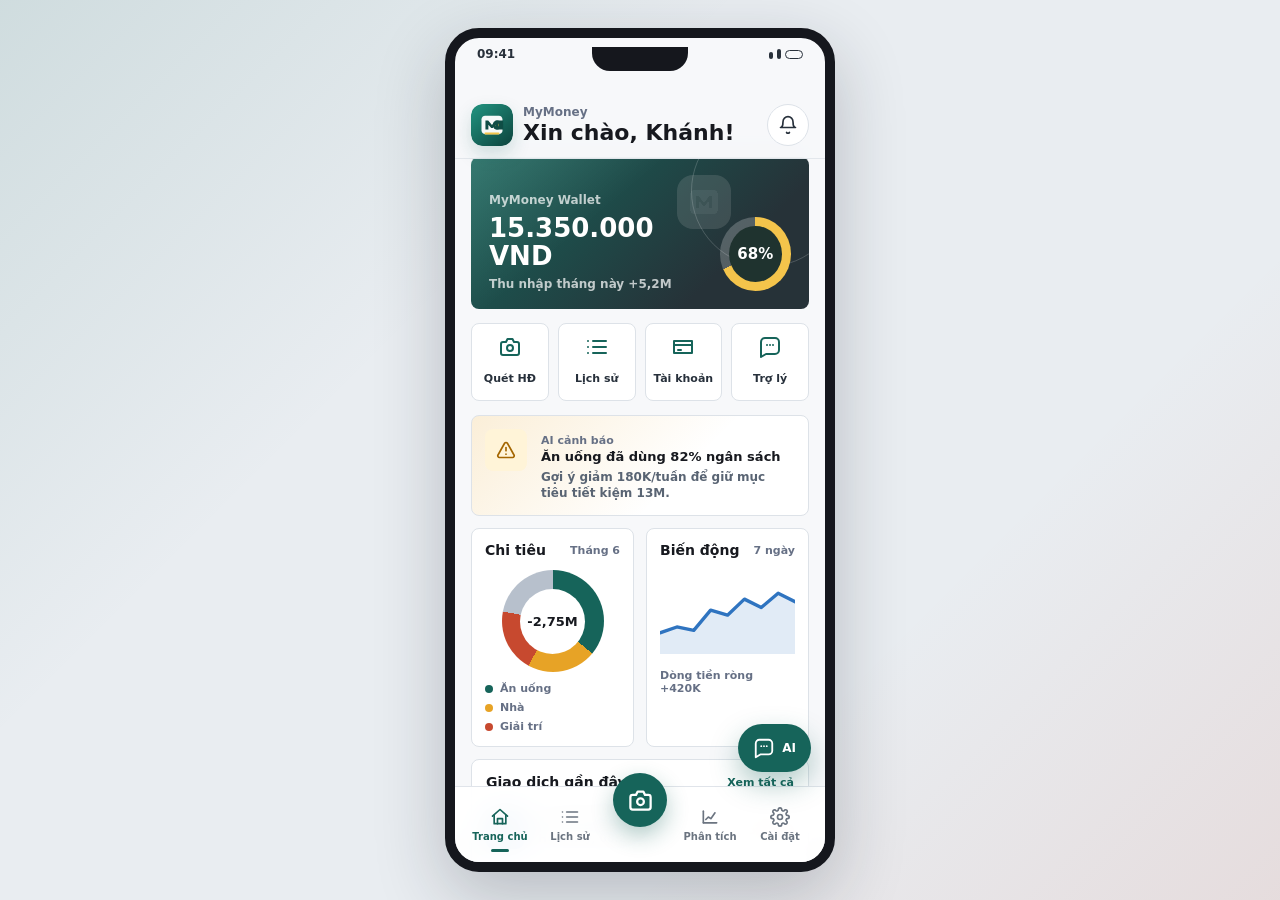
<file: public/index.html>
<!doctype html>
<html lang="vi">
  <head>
    <meta charset="utf-8" />
    <meta name="viewport" content="width=device-width, initial-scale=1" />
    <title>MyMoney UI Demo</title>
    <link rel="icon" href="assets/mymoney-mark.svg" type="image/svg+xml" />
    <link rel="apple-touch-icon" href="assets/mymoney-app-icon.svg" />
    <link rel="manifest" href="manifest.webmanifest" />
    <meta name="theme-color" content="#16645a" />
    <link rel="stylesheet" href="styles.css?v=20260702-ux-history" />
  </head>
  <body>
    <main class="demo-stage" aria-label="Demo giao diện ứng dụng tài chính cá nhân">
      <section class="phone" aria-label="Ứng dụng MyMoney">
        <div class="status-bar" aria-hidden="true">
          <span>09:41</span>
          <span class="status-icons">
            <span></span>
            <span></span>
            <span></span>
          </span>
        </div>

        <div class="screens">
          <section class="screen is-active" data-screen="home" aria-labelledby="home-title">
            <header class="app-header">
              <div class="brand-header">
                <img class="brand-mark" src="assets/mymoney-mark.svg" alt="" />
                <div>
                  <p class="eyebrow">MyMoney</p>
                  <h1 id="home-title">Xin chào, Khánh!</h1>
                </div>
              </div>
              <button class="icon-button" type="button" aria-label="Thông báo">
                <svg viewBox="0 0 24 24" aria-hidden="true">
                  <path d="M18 8a6 6 0 0 0-12 0c0 7-3 7-3 7h18s-3 0-3-7" />
                  <path d="M13.7 21a2 2 0 0 1-3.4 0" />
                </svg>
              </button>
            </header>

            <article class="balance-panel">
              <img class="balance-brand-mark" src="assets/mymoney-icon-mono.svg" alt="" />
              <div class="balance-copy">
                <span>MyMoney Wallet</span>
                <strong>15.350.000 VND</strong>
                <small>Thu nhập tháng này +5,2M</small>
              </div>
              <div class="mini-meter" aria-label="Tiết kiệm đạt 68 phần trăm">
                <span style="--value: 68%"></span>
              </div>
            </article>

            <section class="quick-row" aria-label="Hành động nhanh">
              <button type="button" class="quick-action" data-instant-scan>
                <svg viewBox="0 0 24 24" aria-hidden="true">
                  <path d="M14.5 4h-5L8 7H5a2 2 0 0 0-2 2v9a2 2 0 0 0 2 2h14a2 2 0 0 0 2-2V9a2 2 0 0 0-2-2h-3Z" />
                  <circle cx="12" cy="13" r="3" />
                </svg>
                <span>Quét HĐ</span>
              </button>
              <button type="button" class="quick-action" data-screen-link="history">
                <svg viewBox="0 0 24 24" aria-hidden="true">
                  <path d="M8 6h13" />
                  <path d="M8 12h13" />
                  <path d="M8 18h13" />
                  <path d="M3 6h.01" />
                  <path d="M3 12h.01" />
                  <path d="M3 18h.01" />
                </svg>
                <span>Lịch sử</span>
              </button>
              <button type="button" class="quick-action" data-screen-link="accounts">
                <svg viewBox="0 0 24 24" aria-hidden="true">
                  <path d="M3 6h18v12H3z" />
                  <path d="M3 10h18" />
                  <path d="M7 15h3" />
                </svg>
                <span>Tài khoản</span>
              </button>
              <button type="button" class="quick-action" data-chat-open>
                <svg viewBox="0 0 24 24" aria-hidden="true">
                  <path d="M21 15a4 4 0 0 1-4 4H8l-5 3V7a4 4 0 0 1 4-4h10a4 4 0 0 1 4 4Z" />
                  <path d="M9 10h.01M12 10h.01M15 10h.01" />
                </svg>
                <span>Trợ lý</span>
              </button>
            </section>

            <section class="insight-banner" aria-label="Cảnh báo và gợi ý">
              <div class="banner-icon">
                <svg viewBox="0 0 24 24" aria-hidden="true">
                  <path d="M12 9v4" />
                  <path d="M12 17h.01" />
                  <path d="M10.3 3.9 2.4 18a2 2 0 0 0 1.7 3h15.8a2 2 0 0 0 1.7-3L13.7 3.9a2 2 0 0 0-3.4 0Z" />
                </svg>
              </div>
              <div>
                <span>AI cảnh báo</span>
                <strong>Ăn uống đã dùng 82% ngân sách</strong>
                <p>Gợi ý giảm 180K/tuần để giữ mục tiêu tiết kiệm 13M.</p>
              </div>
            </section>

            <section class="split-grid">
              <article class="compact-panel">
                <div class="section-title">
                  <h2>Chi tiêu</h2>
                  <span>Tháng 6</span>
                </div>
                <div class="donut" aria-label="Chi tiêu theo danh mục">
                  <span class="donut-label">-2,75M</span>
                </div>
                <div class="legend">
                  <span><i class="legend-food"></i>Ăn uống</span>
                  <span><i class="legend-rent"></i>Nhà</span>
                  <span><i class="legend-fun"></i>Giải trí</span>
                </div>
              </article>

              <article class="compact-panel">
                <div class="section-title">
                  <h2>Biến động</h2>
                  <span>7 ngày</span>
                </div>
                <div class="sparkline" aria-hidden="true">
                  <svg viewBox="0 0 160 90">
                    <path class="spark-fill" d="M0 65 L20 58 L40 62 L60 38 L80 44 L100 25 L120 35 L140 18 L160 28 L160 90 L0 90 Z" />
                    <path class="spark-line" d="M0 65 L20 58 L40 62 L60 38 L80 44 L100 25 L120 35 L140 18 L160 28" />
                  </svg>
                </div>
                <p class="tiny-note">Dòng tiền ròng +420K</p>
              </article>
            </section>

            <section class="transaction-section">
              <div class="section-title">
                <h2>Giao dịch gần đây</h2>
                <button type="button" data-screen-link="history">Xem tất cả</button>
              </div>
              <ul class="transaction-list">
                <li>
                  <span class="tx-icon tx-blue">
                    <svg viewBox="0 0 24 24" aria-hidden="true">
                      <path d="M4 10h16M6 10l6-5 6 5M6 10v8M10 10v8M14 10v8M18 10v8M4 18h16" />
                    </svg>
                  </span>
                  <div>
                    <strong>Cà phê Highland</strong>
                    <small>Hôm nay, 08:20</small>
                  </div>
                  <b>-50.000</b>
                </li>
                <li>
                  <span class="tx-icon tx-green">
                    <svg viewBox="0 0 24 24" aria-hidden="true">
                      <path d="M12 2v20M17 5H9.5a3.5 3.5 0 0 0 0 7H14a3.5 3.5 0 0 1 0 7H6" />
                    </svg>
                  </span>
                  <div>
                    <strong>Lương công ty</strong>
                    <small>Hôm qua, 17:40</small>
                  </div>
                  <b class="positive">+12.500.000</b>
                </li>
                <li>
                  <span class="tx-icon tx-orange">
                    <svg viewBox="0 0 24 24" aria-hidden="true">
                      <path d="M4 7h16l-2 12H6L4 7Z" />
                      <path d="M9 7a3 3 0 0 1 6 0" />
                    </svg>
                  </span>
                  <div>
                    <strong>Mua sắm Shopee</strong>
                    <small>16/06, 21:15</small>
                  </div>
                  <b>-150.000</b>
                </li>
              </ul>
            </section>

            <section class="plan-panel" aria-label="Kế hoạch chi tiêu">
              <div class="section-title">
                <h2>Kế hoạch chi tiêu</h2>
                <button type="button" data-screen-link="analytics">Tối ưu</button>
              </div>
              <div class="budget-row">
                <div>
                  <strong>Ăn uống</strong>
                  <span>4.1M / 5M</span>
                </div>
                <progress value="82" max="100"></progress>
              </div>
              <div class="budget-row">
                <div>
                  <strong>Di chuyển</strong>
                  <span>1.2M / 2M</span>
                </div>
                <progress value="60" max="100"></progress>
              </div>
              <div class="budget-row">
                <div>
                  <strong>Đầu tư định kỳ</strong>
                  <span>3M / 3M</span>
                </div>
                <progress value="100" max="100"></progress>
              </div>
            </section>
          </section>

          <section class="screen" data-screen="accounts" aria-labelledby="accounts-title">
            <header class="app-header">
              <div>
                <p class="eyebrow">Tài khoản</p>
                <h1 id="accounts-title">Sổ tài chính</h1>
              </div>
              <button class="icon-button" type="button" aria-label="Đồng bộ tài khoản">
                <svg viewBox="0 0 24 24" aria-hidden="true">
                  <path d="M21 12a9 9 0 0 1-15.3 6.3L3 15" />
                  <path d="M3 21v-6h6" />
                  <path d="M3 12a9 9 0 0 1 15.3-6.3L21 9" />
                  <path d="M21 3v6h-6" />
                </svg>
              </button>
            </header>

            <article class="summary-card">
              <span>Tổng số dư (6 nguồn)</span>
              <strong>15.350.000 VND</strong>
              <p>Ngân hàng, ví điện tử, tiền mặt, thẻ tín dụng, đầu tư và quỹ chung</p>
            </article>

            <section class="source-strip" aria-label="Nguồn dữ liệu tài chính">
              <article>
                <span>Ngân hàng</span>
                <strong>12,35M</strong>
              </article>
              <article>
                <span>Ví & Tiền mặt</span>
                <strong>6,00M</strong>
              </article>
              <article>
                <span>Thẻ tín dụng</span>
                <strong>-2,00M</strong>
              </article>
            </section>

            <button type="button" class="wide-action">
              <svg viewBox="0 0 24 24" aria-hidden="true">
                <path d="M12 5v14M5 12h14" />
              </svg>
              Thêm tài khoản mới
            </button>

            <section class="account-group">
              <div class="section-title">
                <h2>Ngân hàng</h2>
                <span>Đang đồng bộ</span>
              </div>
              <article class="account-item">
                <span class="bank-logo bank-sky">B</span>
                <div>
                  <strong>Bank A - Debit</strong>
                  <small>8.100.000 VND</small>
                </div>
                <button class="mini-icon" type="button" aria-label="Chỉnh sửa Bank A">
                  <svg viewBox="0 0 24 24" aria-hidden="true">
                    <path d="M12 20h9" />
                    <path d="M16.5 3.5a2.1 2.1 0 0 1 3 3L7 19l-4 1 1-4Z" />
                  </svg>
                </button>
              </article>
              <article class="account-item">
                <span class="bank-logo bank-teal">S</span>
                <div>
                  <strong>Bank B - Savings</strong>
                  <small>4.250.000 VND</small>
                </div>
                <button class="mini-icon" type="button" aria-label="Chỉnh sửa Bank B">
                  <svg viewBox="0 0 24 24" aria-hidden="true">
                    <path d="M12 20h9" />
                    <path d="M16.5 3.5a2.1 2.1 0 0 1 3 3L7 19l-4 1 1-4Z" />
                  </svg>
                </button>
              </article>
            </section>

            <section class="account-group">
              <div class="section-title">
                <h2>Ví điện tử</h2>
                <span>Connected</span>
              </div>
              <article class="account-item">
                <span class="bank-logo bank-rose">M</span>
                <div>
                  <strong>MoMo - Ví điện tử</strong>
                  <small>3.000.000 VND</small>
                </div>
                <button class="mini-icon" type="button" aria-label="Chỉnh sửa MoMo">
                  <svg viewBox="0 0 24 24" aria-hidden="true">
                    <path d="M12 20h9" />
                    <path d="M16.5 3.5a2.1 2.1 0 0 1 3 3L7 19l-4 1 1-4Z" />
                  </svg>
                </button>
              </article>
            </section>

            <section class="account-group">
              <div class="section-title">
                <h2>Thẻ tín dụng</h2>
                <span>Connected</span>
              </div>
              <article class="account-item">
                <span class="bank-logo bank-violet">C</span>
                <div>
                  <strong>Credit Card - Visa</strong>
                  <small>-2.000.000 VND</small>
                </div>
                <button class="mini-icon" type="button" aria-label="Chỉnh sửa Credit Card">
                  <svg viewBox="0 0 24 24" aria-hidden="true">
                    <path d="M12 20h9" />
                    <path d="M16.5 3.5a2.1 2.1 0 0 1 3 3L7 19l-4 1 1-4Z" />
                  </svg>
                </button>
              </article>
            </section>

            <section class="account-group shared-fund">
              <div class="section-title">
                <h2>Quỹ chung gia đình</h2>
                <span>3 thành viên</span>
              </div>
              <div class="fund-total">
                <div>
                  <span>Số dư quỹ</span>
                  <strong>8.750.000 VND</strong>
                </div>
                <button type="button" class="mini-icon" aria-label="Mời thành viên">
                  <svg viewBox="0 0 24 24" aria-hidden="true">
                    <path d="M16 21v-2a4 4 0 0 0-4-4H6a4 4 0 0 0-4 4v2" />
                    <circle cx="9" cy="7" r="4" />
                    <path d="M19 8v6M22 11h-6" />
                  </svg>
                </button>
              </div>
              <div class="member-row">
                <span class="avatar-dot">K</span>
                <span class="avatar-dot avatar-dot-blue">A</span>
                <span class="avatar-dot avatar-dot-gold">M</span>
                <b>Đồng bộ chi tiêu nhà, điện, ăn uống</b>
              </div>
            </section>

            <section class="sync-panel" aria-label="Đồng bộ nhiều thiết bị">
              <div class="section-title">
                <h2>Đồng bộ thiết bị</h2>
                <span>Vừa xong</span>
              </div>
              <div class="device-row">
                <span>
                  <svg viewBox="0 0 24 24" aria-hidden="true">
                    <rect x="7" y="2" width="10" height="20" rx="2" />
                    <path d="M11 18h2" />
                  </svg>
                  iPhone 15
                </span>
                <b>Online</b>
              </div>
              <div class="device-row">
                <span>
                  <svg viewBox="0 0 24 24" aria-hidden="true">
                    <rect x="3" y="4" width="18" height="12" rx="2" />
                    <path d="M8 20h8M12 16v4" />
                  </svg>
                  Web dashboard
                </span>
                <b>2 phút trước</b>
              </div>
            </section>
          </section>

          <section class="screen" data-screen="history" aria-labelledby="history-title">
            <header class="app-header">
              <div>
                <p class="eyebrow">Lịch sử</p>
                <h1 id="history-title">Chi tiêu & giao dịch</h1>
              </div>
              <button class="icon-button" type="button" aria-label="Quét hóa đơn mới" data-instant-scan>
                <svg viewBox="0 0 24 24" aria-hidden="true">
                  <path d="M14.5 4h-5L8 7H5a2 2 0 0 0-2 2v9a2 2 0 0 0 2 2h14a2 2 0 0 0 2-2V9a2 2 0 0 0-2-2h-3Z" />
                  <circle cx="12" cy="13" r="3" />
                </svg>
              </button>
            </header>

            <section class="history-summary" aria-label="Tổng quan lịch sử giao dịch">
              <article>
                <span>Đã chi</span>
                <strong>2.750.000</strong>
                <small>Tháng này</small>
              </article>
              <article>
                <span>Đã thu</span>
                <strong class="positive">15.350.000</strong>
                <small>4 nguồn</small>
              </article>
              <article>
                <span>Hóa đơn</span>
                <strong>18</strong>
                <small>12 đã quét</small>
              </article>
            </section>

            <section class="history-tools" aria-label="Tìm kiếm và lọc giao dịch">
              <label class="history-search">
                <svg viewBox="0 0 24 24" aria-hidden="true">
                  <circle cx="11" cy="11" r="7" />
                  <path d="m21 21-4.3-4.3" />
                </svg>
                <input type="search" placeholder="Tìm giao dịch, hóa đơn..." />
              </label>
              <div class="history-filter-strip" aria-label="Bộ lọc nhanh">
                <button class="is-selected" type="button">Tất cả</button>
                <button type="button">Chi tiêu</button>
                <button type="button">Thu nhập</button>
                <button type="button">Hóa đơn</button>
              </div>
            </section>

            <section class="history-group" aria-label="Giao dịch hôm nay">
              <div class="section-title">
                <h2>Hôm nay</h2>
                <span>-337.000 VND</span>
              </div>
              <ul class="transaction-list history-list">
                <li>
                  <span class="tx-icon tx-blue">
                    <svg viewBox="0 0 24 24" aria-hidden="true">
                      <path d="M14.5 4h-5L8 7H5a2 2 0 0 0-2 2v9a2 2 0 0 0 2 2h14a2 2 0 0 0 2-2V9a2 2 0 0 0-2-2h-3Z" />
                      <circle cx="12" cy="13" r="3" />
                    </svg>
                  </span>
                  <div>
                    <strong>Co.op Food Nguyễn Trãi</strong>
                    <small>12:42 · Hóa đơn đã quét · Bank A</small>
                  </div>
                  <b>-287.000</b>
                </li>
                <li>
                  <span class="tx-icon tx-orange">
                    <svg viewBox="0 0 24 24" aria-hidden="true">
                      <path d="M4 10h16M7 10V7a5 5 0 0 1 10 0v3M6 10l1 10h10l1-10" />
                    </svg>
                  </span>
                  <div>
                    <strong>Cà phê Highland</strong>
                    <small>08:20 · Ăn uống · MoMo</small>
                  </div>
                  <b>-50.000</b>
                </li>
              </ul>
            </section>

            <section class="history-group" aria-label="Giao dịch hôm qua">
              <div class="section-title">
                <h2>Hôm qua</h2>
                <span>+12.200.000 VND</span>
              </div>
              <ul class="transaction-list history-list">
                <li>
                  <span class="tx-icon tx-green">
                    <svg viewBox="0 0 24 24" aria-hidden="true">
                      <path d="M12 2v20M17 5H9.5a3.5 3.5 0 0 0 0 7H14a3.5 3.5 0 0 1 0 7H6" />
                    </svg>
                  </span>
                  <div>
                    <strong>Lương công ty</strong>
                    <small>17:40 · Thu nhập · Bank B</small>
                  </div>
                  <b class="positive">+12.500.000</b>
                </li>
                <li>
                  <span class="tx-icon tx-violet">
                    <svg viewBox="0 0 24 24" aria-hidden="true">
                      <path d="M3 11 12 3l9 8" />
                      <path d="M5 10v10h14V10" />
                    </svg>
                  </span>
                  <div>
                    <strong>Điện nước căn hộ</strong>
                    <small>07:35 · Định kỳ · Quỹ chung</small>
                  </div>
                  <b>-300.000</b>
                </li>
              </ul>
            </section>

            <section class="history-group" aria-label="Giao dịch ngày 16 tháng 6">
              <div class="section-title">
                <h2>16/06/2026</h2>
                <span>-425.000 VND</span>
              </div>
              <ul class="transaction-list history-list">
                <li>
                  <span class="tx-icon tx-orange">
                    <svg viewBox="0 0 24 24" aria-hidden="true">
                      <path d="M4 7h16l-2 12H6L4 7Z" />
                      <path d="M9 7a3 3 0 0 1 6 0" />
                    </svg>
                  </span>
                  <div>
                    <strong>Mua sắm Shopee</strong>
                    <small>21:15 · Mua sắm · Thẻ Visa</small>
                  </div>
                  <b>-150.000</b>
                </li>
                <li>
                  <span class="tx-icon tx-blue">
                    <svg viewBox="0 0 24 24" aria-hidden="true">
                      <path d="M7 8h10M7 12h10M7 16h6" />
                      <path d="M5 3h14v18l-3-2-3 2-3-2-3 2-2-1.3Z" />
                    </svg>
                  </span>
                  <div>
                    <strong>GrabBike</strong>
                    <small>18:05 · Di chuyển · MoMo</small>
                  </div>
                  <b>-75.000</b>
                </li>
                <li>
                  <span class="tx-icon tx-green">
                    <svg viewBox="0 0 24 24" aria-hidden="true">
                      <path d="M4 19V5" />
                      <path d="M4 19h16" />
                      <path d="m7 15 3-3 3 2 5-7" />
                    </svg>
                  </span>
                  <div>
                    <strong>Mua chứng chỉ quỹ</strong>
                    <small>09:10 · Đầu tư · Bank A</small>
                  </div>
                  <b>-200.000</b>
                </li>
              </ul>
            </section>
          </section>

          <section class="screen" data-screen="add" aria-labelledby="add-title">
            <header class="app-header">
              <div>
                <p class="eyebrow">Quét hóa đơn</p>
                <h1 id="add-title">Ghi nhận chi tiêu</h1>
              </div>
              <button class="icon-button" type="button" aria-label="Mở camera và quét hóa đơn" data-instant-scan>
                <svg viewBox="0 0 24 24" aria-hidden="true">
                  <path d="M14.5 4h-5L8 7H5a2 2 0 0 0-2 2v9a2 2 0 0 0 2 2h14a2 2 0 0 0 2-2V9a2 2 0 0 0-2-2h-3Z" />
                  <circle cx="12" cy="13" r="3" />
                </svg>
              </button>
            </header>

            <div class="capture-tabs scan-mode-strip" role="tablist" aria-label="Cách ghi nhận giao dịch">
              <button class="scan-mode-main is-selected" type="button" data-capture-tab="scan">Quét hóa đơn</button>
              <button type="button" data-capture-tab="manual">Nhập nhanh</button>
              <button type="button" data-capture-tab="recurring">Định kỳ</button>
            </div>

            <section class="capture-panel is-active" data-capture-panel="scan">
              <article class="scanner-card">
                <div class="scanner-topline">
                  <span>Camera</span>
                  <b id="scan-status">Sẵn sàng</b>
                </div>
                <div class="scan-frame" aria-label="Khung quét hóa đơn">
                  <span class="scan-corner top-left"></span>
                  <span class="scan-corner top-right"></span>
                  <span class="scan-corner bottom-left"></span>
                  <span class="scan-corner bottom-right"></span>
                  <div class="scan-beam" aria-hidden="true"></div>
                  <video id="receipt-camera" class="camera-preview" autoplay muted playsinline></video>
                  <canvas id="receipt-canvas" class="visually-hidden"></canvas>
                  <article class="receipt-preview">
                    <span>CO.OP FOOD</span>
                    <strong>Hóa đơn bán hàng</strong>
                    <i>17/06/2026 12:42</i>
                    <div><b>Gạo ST25</b><em>128.000</em></div>
                    <div><b>Sữa tươi</b><em>84.000</em></div>
                    <div><b>Rau củ</b><em>53.000</em></div>
                    <hr />
                    <div><b>Tổng cộng</b><em>287.000</em></div>
                  </article>
                </div>
                <div class="scan-actions">
                  <button class="scan-button primary" type="button" data-scan-action>
                    <svg viewBox="0 0 24 24" aria-hidden="true">
                      <path d="M23 19a2 2 0 0 1-2 2H3a2 2 0 0 1-2-2V8a2 2 0 0 1 2-2h4l2-3h6l2 3h4a2 2 0 0 1 2 2Z" />
                      <circle cx="12" cy="13" r="4" />
                    </svg>
                    Mở camera &amp; quét
                  </button>
                  <label class="scan-button secondary">
                    <svg viewBox="0 0 24 24" aria-hidden="true">
                      <path d="M21 15v4a2 2 0 0 1-2 2H5a2 2 0 0 1-2-2v-4" />
                      <path d="M17 8 12 3 7 8" />
                      <path d="M12 3v12" />
                    </svg>
                    Ảnh có sẵn
                    <input id="receipt-upload" class="visually-hidden" type="file" accept="image/*" capture="environment" />
                  </label>
                </div>
              </article>

              <section class="ocr-card">
                <div class="section-title">
                  <h2>Kết quả nhận diện</h2>
                  <span id="ocr-confidence">94% tin cậy</span>
                </div>
                <div class="ocr-grid">
                  <div><span>Nhà cung cấp</span><strong id="ocr-merchant">Co.op Food Nguyễn Trãi</strong></div>
                  <div><span>Tổng tiền</span><strong id="ocr-total">287.000 VND</strong></div>
                  <div><span>VAT</span><strong id="ocr-vat">21.273 VND</strong></div>
                  <div><span>Danh mục</span><strong id="ocr-category">Ăn uống</strong></div>
                </div>
                <div class="receipt-lines" id="ocr-items" aria-label="Dòng hàng đã nhận diện">
                  <div><span>Gạo ST25 5kg</span><b>128.000</b></div>
                  <div><span>Sữa tươi không đường</span><b>84.000</b></div>
                  <div><span>Rau củ & gia vị</span><b>53.000</b></div>
                  <div><span>VAT 8%</span><b>21.273</b></div>
                </div>
                <div class="receipt-form-grid" aria-label="Form hóa đơn đã nhận diện">
                  <label>
                    Nhà cung cấp
                    <input id="receipt-merchant-input" type="text" value="Co.op Food Nguyễn Trãi" />
                  </label>
                  <label>
                    Tổng tiền
                    <input id="receipt-total-input" type="text" inputmode="numeric" value="287000" />
                  </label>
                  <label>
                    VAT
                    <input id="receipt-vat-input" type="text" inputmode="numeric" value="21273" />
                  </label>
                  <label>
                    Danh mục
                    <select id="receipt-category-input">
                      <option>Ăn uống</option>
                      <option>Nhà cửa</option>
                      <option>Giải trí</option>
                      <option>Di chuyển</option>
                      <option>Thuế</option>
                      <option>Khác</option>
                    </select>
                  </label>
                </div>
                <div class="field-row">
                  <label>
                    Tài khoản
                    <select>
                      <option>Bank A - Debit</option>
                      <option>MoMo - Ví điện tử</option>
                      <option>Quỹ chung gia đình</option>
                    </select>
                  </label>
                  <label>
                    Ghi chú
                    <input id="receipt-note-input" type="text" value="Bữa trưa & thực phẩm" />
                  </label>
                </div>
                <div class="tax-check">
                  <svg viewBox="0 0 24 24" aria-hidden="true">
                    <path d="M9 12l2 2 4-4" />
                    <circle cx="12" cy="12" r="9" />
                  </svg>
                  <span>Đủ dữ liệu cho báo cáo thuế và đối soát cuối tháng</span>
                </div>
                <button type="button" class="wide-action save-receipt">
                  <svg viewBox="0 0 24 24" aria-hidden="true">
                    <path d="m5 12 5 5L20 7" />
                  </svg>
                  Lưu giao dịch từ hóa đơn
                </button>
              </section>
            </section>

            <section class="capture-panel" data-capture-panel="manual">
              <div class="segmented transaction-type" role="tablist" aria-label="Loại giao dịch">
                <button class="is-selected" type="button">Chi</button>
                <button type="button">Thu</button>
                <button type="button">Chuyển</button>
              </div>
              <section class="amount-entry" aria-label="Nhập số tiền">
                <span id="amount-label">Số tiền</span>
                <strong id="amount-display">0 VND</strong>
                <div class="amount-line"></div>
              </section>
              <section class="category-row" aria-label="Danh mục nhanh">
                <button type="button" class="category-chip is-active">
                  <svg viewBox="0 0 24 24" aria-hidden="true">
                    <path d="M4 10h16M7 10V7a5 5 0 0 1 10 0v3M6 10l1 10h10l1-10" />
                  </svg>
                  Ăn uống
                </button>
                <button type="button" class="category-chip">
                  <svg viewBox="0 0 24 24" aria-hidden="true">
                    <path d="M3 11 12 3l9 8" />
                    <path d="M5 10v10h14V10" />
                    <path d="M9 20v-6h6v6" />
                  </svg>
                  Nhà
                </button>
                <button type="button" class="category-chip">
                  <svg viewBox="0 0 24 24" aria-hidden="true">
                    <path d="M7 8h10M7 12h10M7 16h6" />
                    <path d="M5 3h14v18l-3-2-3 2-3-2-3 2-2-1.3Z" />
                  </svg>
                  Hóa đơn
                </button>
              </section>
              <div class="keypad" aria-label="Bàn phím nhập số">
                <button type="button" data-key="1">1</button>
                <button type="button" data-key="2">2</button>
                <button type="button" data-key="3">3</button>
                <button type="button" data-key="4">4</button>
                <button type="button" data-key="5">5</button>
                <button type="button" data-key="6">6</button>
                <button type="button" data-key="7">7</button>
                <button type="button" data-key="8">8</button>
                <button type="button" data-key="9">9</button>
                <button type="button" data-key="back" aria-label="Xóa số">
                  <svg viewBox="0 0 24 24" aria-hidden="true">
                    <path d="M21 4H8L2 12l6 8h13Z" />
                    <path d="m18 9-6 6M12 9l6 6" />
                  </svg>
                </button>
                <button type="button" data-key="0">0</button>
                <button type="button" data-key="done" class="confirm-key" aria-label="Lưu giao dịch">
                  <svg viewBox="0 0 24 24" aria-hidden="true">
                    <path d="m5 12 5 5L20 7" />
                  </svg>
                </button>
              </div>
            </section>

            <section class="capture-panel recurring-panel" data-capture-panel="recurring">
              <div class="section-title">
                <h2>Giao dịch định kỳ</h2>
                <span>3 lịch</span>
              </div>
              <article class="schedule-card">
                <span class="tx-icon tx-blue">
                  <svg viewBox="0 0 24 24" aria-hidden="true">
                    <path d="M3 11 12 3l9 8" />
                    <path d="M5 10v10h14V10" />
                  </svg>
                </span>
                <div><strong>Thuê nhà</strong><small>Ngày 05 hàng tháng</small></div>
                <b>8.000.000</b>
              </article>
              <article class="schedule-card">
                <span class="tx-icon tx-green">
                  <svg viewBox="0 0 24 24" aria-hidden="true">
                    <path d="M12 2v20M17 5H9.5a3.5 3.5 0 0 0 0 7H14a3.5 3.5 0 0 1 0 7H6" />
                  </svg>
                </span>
                <div><strong>Lương</strong><small>Ngày 25 hàng tháng</small></div>
                <b class="positive">28.000.000</b>
              </article>
              <section class="task-list">
                <button type="button">
                  <svg viewBox="0 0 24 24" aria-hidden="true">
                    <path d="M12 5v14M5 12h14" />
                  </svg>
                  Thêm hóa đơn điện, nước, internet
                  <span>›</span>
                </button>
                <button type="button">
                  <svg viewBox="0 0 24 24" aria-hidden="true">
                    <path d="M14 2H6a2 2 0 0 0-2 2v16a2 2 0 0 0 2 2h12a2 2 0 0 0 2-2V8Z" />
                    <path d="M14 2v6h6" />
                  </svg>
                  Lưu chứng từ cho quyết toán thuế
                  <span>›</span>
                </button>
              </section>
            </section>
          </section>

          <section class="screen" data-screen="analytics" aria-labelledby="analytics-title">
            <header class="app-header">
              <div>
                <p class="eyebrow">Phân tích & Báo cáo</p>
                <h1 id="analytics-title">Báo cáo tháng 10</h1>
              </div>
              <button class="icon-button" type="button" aria-label="Xuất báo cáo" data-report-action>
                <svg viewBox="0 0 24 24" aria-hidden="true">
                  <path d="M21 15v4a2 2 0 0 1-2 2H5a2 2 0 0 1-2-2v-4" />
                  <path d="M7 10l5 5 5-5" />
                  <path d="M12 15V3" />
                </svg>
              </button>
            </header>

            <div class="period-tabs" role="tablist" aria-label="Khoảng thời gian">
              <button type="button" data-period="today">Hôm nay</button>
              <button type="button" data-period="week">Tuần</button>
              <button class="is-selected" type="button" data-period="month">Tháng</button>
              <button type="button" data-period="quarter">Quý</button>
              <button type="button" data-period="year">Năm</button>
            </div>

            <section class="report-hero" aria-label="Tổng quan báo cáo">
              <div>
                <span id="report-period-label">Tháng 10/2026</span>
                <strong id="report-net-cashflow">+13.000.000 VND</strong>
                <p>Dòng tiền ròng sau khi đối soát 6 nguồn tài khoản.</p>
              </div>
              <div class="score-ring" aria-label="Điểm sức khỏe tài chính 82 trên 100">
                <span>82</span>
              </div>
            </section>

            <section class="kpi-grid" aria-label="Chỉ số tài chính chính">
              <article><span>Thu nhập</span><strong id="metric-income">45.000.000</strong><small>+12% so với kỳ trước</small></article>
              <article><span>Chi tiêu</span><strong id="metric-expense">32.000.000</strong><small>71% tổng thu nhập</small></article>
              <article><span>Tiết kiệm</span><strong id="metric-saving">13.000.000</strong><small>Tỷ lệ 28,9%</small></article>
              <article><span>Ngân sách</span><strong id="metric-budget">78%</strong><small>Còn 9 ngày</small></article>
            </section>

            <section class="cashflow-panel" aria-label="Biểu đồ dòng tiền">
              <div class="section-title">
                <h2>Dòng tiền</h2>
                <span>Thu - Chi - Ròng</span>
              </div>
              <div class="cashflow-chart" aria-hidden="true">
                <div class="chart-bars">
                  <span style="--income: 78%; --expense: 42%"><i>T1</i></span>
                  <span style="--income: 62%; --expense: 50%"><i>T2</i></span>
                  <span style="--income: 74%; --expense: 58%"><i>T3</i></span>
                  <span style="--income: 68%; --expense: 63%"><i>T4</i></span>
                  <span style="--income: 86%; --expense: 55%"><i>T5</i></span>
                  <span style="--income: 92%; --expense: 66%"><i>T6</i></span>
                </div>
                <svg viewBox="0 0 300 130">
                  <path class="cashflow-fill" d="M0 100 C48 74 72 85 104 66 S166 32 204 54 248 84 300 34 L300 130 L0 130 Z" />
                  <path class="cashflow-line" d="M0 100 C48 74 72 85 104 66 S166 32 204 54 248 84 300 34" />
                </svg>
              </div>
              <div class="chart-legend">
                <span><i class="legend-income"></i>Thu nhập</span>
                <span><i class="legend-expense"></i>Chi tiêu</span>
                <span><i class="legend-net"></i>Dòng tiền ròng</span>
              </div>
            </section>

            <section class="category-report" aria-label="Phân bổ chi tiêu theo danh mục">
              <div class="section-title">
                <h2>Danh mục chi tiêu</h2>
                <span>32.000.000 VND</span>
              </div>
              <div class="category-layout">
                <div class="large-donut report-donut"><span>35%</span></div>
                <div class="category-breakdown">
                  <div><span><i class="legend-food"></i>Ăn uống</span><b>11.200.000</b><progress value="82" max="100"></progress></div>
                  <div><span><i class="legend-rent"></i>Thuê nhà</span><b>8.000.000</b><progress value="100" max="100"></progress></div>
                  <div><span><i class="legend-fun"></i>Giải trí</span><b>6.400.000</b><progress value="64" max="100"></progress></div>
                  <div><span><i class="legend-other"></i>Khác</span><b>6.400.000</b><progress value="45" max="100"></progress></div>
                </div>
              </div>
            </section>

            <section class="budget-panel" aria-label="Theo dõi ngân sách">
              <div class="section-title"><h2>Ngân sách & giới hạn</h2><span>4 mục</span></div>
              <article class="budget-status is-danger"><div><strong>Ăn uống</strong><span>Đã dùng 82%, còn 900K</span></div><b>Cảnh báo</b></article>
              <article class="budget-status"><div><strong>Di chuyển</strong><span>Đã dùng 60%, còn 800K</span></div><b>Ổn định</b></article>
              <article class="budget-status is-good"><div><strong>Đầu tư định kỳ</strong><span>Đã hoàn thành mục tiêu tháng</span></div><b>Hoàn tất</b></article>
            </section>

            <section class="account-report" aria-label="Báo cáo theo tài khoản">
              <div class="section-title"><h2>Theo tài khoản</h2><span>6 nguồn</span></div>
              <div class="account-report-row">
                <span class="bank-logo bank-sky">B</span>
                <div><strong>Bank A - Debit</strong><small>Thu +28M, chi -18,7M</small></div>
                <b>+9,3M</b>
              </div>
              <div class="account-report-row">
                <span class="bank-logo bank-rose">M</span>
                <div><strong>MoMo - Ví điện tử</strong><small>Chi tiêu hằng ngày</small></div>
                <b class="negative">-3,2M</b>
              </div>
              <div class="account-report-row">
                <span class="bank-logo bank-violet">C</span>
                <div><strong>Credit Card - Visa</strong><small>Đến hạn 25/10</small></div>
                <b class="negative">-2,0M</b>
              </div>
            </section>

            <section class="insight-grid">
              <article>
                <h2>AI dự báo</h2>
                <svg viewBox="0 0 160 80" aria-hidden="true">
                  <path d="M0 58 C20 42 32 54 48 40 S78 24 96 35 126 56 160 18" />
                </svg>
                <p>Chi tiêu cuối tháng có thể vượt ngân sách 8%.</p>
              </article>
              <article>
                <h2>Tỷ lệ tiết kiệm</h2>
                <div class="bar-chart" aria-hidden="true"><span style="--h: 70%"></span><span style="--h: 48%"></span><span style="--h: 82%"></span><span style="--h: 58%"></span></div>
                <p>Đang cao hơn mục tiêu 25%.</p>
              </article>
            </section>

            <section class="recommendation-panel" aria-label="Cảnh báo và kế hoạch chi tiêu">
              <div class="section-title"><h2>Cảnh báo & gợi ý</h2><span>AI</span></div>
              <article class="recommendation-item is-warning">
                <svg viewBox="0 0 24 24" aria-hidden="true"><path d="M12 9v4" /><path d="M12 17h.01" /><path d="M10.3 3.9 2.4 18a2 2 0 0 0 1.7 3h15.8a2 2 0 0 0 1.7-3L13.7 3.9a2 2 0 0 0-3.4 0Z" /></svg>
                <div><strong>Ăn uống có thể vượt ngân sách</strong><span>Còn 9 ngày, hạn mức còn 900K.</span></div>
              </article>
              <article class="recommendation-item">
                <svg viewBox="0 0 24 24" aria-hidden="true"><path d="M4 19V5" /><path d="M4 19h16" /><path d="m7 15 3-3 3 2 5-7" /></svg>
                <div><strong>Tăng đầu tư định kỳ 500K</strong><span>Dòng tiền ròng vẫn dương 13M.</span></div>
              </article>
              <article class="recommendation-item">
                <svg viewBox="0 0 24 24" aria-hidden="true"><path d="M14.5 4h-5L8 7H5a2 2 0 0 0-2 2v9a2 2 0 0 0 2 2h14a2 2 0 0 0 2-2V9a2 2 0 0 0-2-2h-3Z" /><circle cx="12" cy="13" r="3" /></svg>
                <div><strong>3 hóa đơn cần kiểm tra VAT</strong><span>OCR dưới 90%, nên xác nhận trước khi chốt thuế.</span></div>
              </article>
            </section>

            <section class="receipt-report" aria-label="Báo cáo hóa đơn đã quét">
              <div class="section-title"><h2>Hóa đơn & chứng từ</h2><span>128 hóa đơn</span></div>
              <div class="receipt-report-grid">
                <article><span>Đã đối soát</span><strong>116</strong><small>90,6%</small></article>
                <article><span>VAT ghi nhận</span><strong>2.480.000</strong><small>8% / 10%</small></article>
                <article><span>Cần kiểm tra</span><strong>3</strong><small>OCR thấp</small></article>
              </div>
            </section>

            <section class="tax-panel" aria-label="Quyết toán thuế">
              <div class="section-title"><h2>Quyết toán thuế</h2><span>2026</span></div>
              <div class="tax-summary">
                <div><span>Thu nhập chịu thuế</span><strong>312.000.000</strong></div>
                <div><span>Khấu trừ tạm tính</span><strong>21.600.000</strong></div>
              </div>
              <div class="tax-progress"><span>Chứng từ hợp lệ</span><progress value="78" max="100"></progress><b>78%</b></div>
              <div class="tax-checklist">
                <span><i></i>Lương và khấu trừ đã đồng bộ</span>
                <span><i></i>Hóa đơn hợp lệ 116/128</span>
                <span><i></i>Thiếu 2 chứng từ bảo hiểm</span>
              </div>
              <button type="button" class="wide-action">
                <svg viewBox="0 0 24 24" aria-hidden="true"><path d="M14 2H6a2 2 0 0 0-2 2v16a2 2 0 0 0 2 2h12a2 2 0 0 0 2-2V8Z" /><path d="M14 2v6h6" /><path d="M9 15h6M9 18h4" /></svg>
                Chuẩn bị hồ sơ thuế
              </button>
            </section>

            <section class="investment-panel" aria-label="Danh mục đầu tư">
              <div class="section-title"><h2>Danh mục đầu tư</h2><span>+6,8%</span></div>
              <div class="portfolio-head"><div><span>Tổng giá trị</span><strong>96.400.000 VND</strong></div><b>+2.150.000</b></div>
              <div class="asset-list">
                <div><span>ETF VN30</span><progress value="45" max="100"></progress><b>45%</b></div>
                <div><span>Trái phiếu</span><progress value="30" max="100"></progress><b>30%</b></div>
                <div><span>Tiền gửi</span><progress value="25" max="100"></progress><b>25%</b></div>
              </div>
              <div class="investment-note"><span>Rủi ro danh mục</span><strong>Trung bình</strong><small>Đề xuất tái cân bằng ETF về 40%.</small></div>
            </section>

            <section class="export-panel" aria-label="Xuất báo cáo">
              <div class="section-title"><h2>Xuất báo cáo</h2><span id="report-export-status">Sẵn sàng</span></div>
              <div class="export-actions">
                <button type="button" data-report-action><svg viewBox="0 0 24 24" aria-hidden="true"><path d="M14 2H6a2 2 0 0 0-2 2v16a2 2 0 0 0 2 2h12a2 2 0 0 0 2-2V8Z" /><path d="M14 2v6h6" /><path d="M9 15h6M9 18h4" /></svg>PDF</button>
                <button type="button" data-report-action><svg viewBox="0 0 24 24" aria-hidden="true"><path d="M21 15v4a2 2 0 0 1-2 2H5a2 2 0 0 1-2-2v-4" /><path d="M7 10l5 5 5-5" /><path d="M12 15V3" /></svg>Excel</button>
                <button type="button" data-report-action><svg viewBox="0 0 24 24" aria-hidden="true"><path d="M4 4h16v16H4z" /><path d="M8 8h8M8 12h8M8 16h5" /></svg>Thuế</button>
              </div>
            </section>
          </section>

          <section class="screen" data-screen="settings" aria-labelledby="settings-title">
            <header class="app-header">
              <div>
                <p class="eyebrow">Tài khoản & Cài đặt</p>
                <h1 id="settings-title">Cài đặt ứng dụng</h1>
              </div>
              <button class="icon-button" type="button" aria-label="Thông báo cài đặt">
                <svg viewBox="0 0 24 24" aria-hidden="true">
                  <path d="M18 8a6 6 0 0 0-12 0c0 7-3 7-3 7h18s-3 0-3-7" />
                  <path d="M13.7 21a2 2 0 0 1-3.4 0" />
                </svg>
              </button>
            </header>

            <article class="profile-card">
              <div class="avatar" aria-hidden="true">NA</div>
              <div>
                <strong>Nguyễn Văn A</strong>
                <small>a.nguyen@email.com</small>
                <button type="button">Chỉnh sửa hồ sơ</button>
              </div>
            </article>

            <section class="settings-list" aria-label="Cài đặt tài khoản">
              <h2>Cài đặt Tài khoản</h2>
              <button type="button">
                <span>
                  <svg viewBox="0 0 24 24" aria-hidden="true">
                    <path d="M3 6h18v12H3z" />
                    <path d="M3 10h18" />
                  </svg>
                  Liên kết thẻ Ngân hàng
                </span>
                <b>›</b>
              </button>
              <button type="button">
                <span>
                  <svg viewBox="0 0 24 24" aria-hidden="true">
                    <path d="M12 22s8-4 8-10V5l-8-3-8 3v7c0 6 8 10 8 10Z" />
                    <path d="m9 12 2 2 4-4" />
                  </svg>
                  Tài khoản ví điện tử
                </span>
                <b>›</b>
              </button>
              <button type="button">
                <span>
                  <svg viewBox="0 0 24 24" aria-hidden="true">
                    <path d="M16 21v-2a4 4 0 0 0-4-4H6a4 4 0 0 0-4 4v2" />
                    <circle cx="9" cy="7" r="4" />
                    <path d="M22 21v-2a4 4 0 0 0-3-3.87" />
                  </svg>
                  Quỹ chung gia đình
                </span>
                <em>3 thành viên</em>
              </button>
              <button type="button">
                <span>
                  <svg viewBox="0 0 24 24" aria-hidden="true">
                    <path d="M3 3v18h18" />
                    <path d="m7 14 4-4 4 4 5-7" />
                  </svg>
                  Tài khoản đầu tư
                </span>
                <em>Đã liên kết</em>
              </button>
            </section>

            <section class="settings-list" aria-label="Cài đặt ứng dụng">
              <h2>Ứng dụng</h2>
              <button type="button">
                <span>
                  <svg viewBox="0 0 24 24" aria-hidden="true">
                    <path d="M12 3a6 6 0 0 0 9 9 9 9 0 1 1-9-9Z" />
                  </svg>
                  Ngôn ngữ
                </span>
                <em>Tiếng Việt</em>
              </button>
              <button type="button">
                <span>
                  <svg viewBox="0 0 24 24" aria-hidden="true">
                    <path d="M4 4h16v16H4z" />
                    <path d="M8 9h8M8 13h5" />
                  </svg>
                  Tiền tệ
                </span>
                <em>VND</em>
              </button>
              <button type="button">
                <span>
                  <svg viewBox="0 0 24 24" aria-hidden="true">
                    <path d="M12 22a2 2 0 0 0 2-2h-4a2 2 0 0 0 2 2Z" />
                    <path d="M18 16v-5a6 6 0 1 0-12 0v5l-2 2h16Z" />
                  </svg>
                  Thông báo
                </span>
                <label class="switch" aria-label="Bật thông báo">
                  <input type="checkbox" checked />
                  <span></span>
                </label>
              </button>
              <button type="button">
                <span>
                  <svg viewBox="0 0 24 24" aria-hidden="true">
                    <path d="M12 3v18M5 12h14" />
                    <path d="M7 7a5 5 0 0 0 10 10" />
                  </svg>
                  Bảo mật & Mã PIN
                </span>
                <em>Đã bật</em>
              </button>
              <button type="button">
                <span>
                  <svg viewBox="0 0 24 24" aria-hidden="true">
                    <path d="M12 2v2M12 20v2M4.9 4.9l1.4 1.4M17.7 17.7l1.4 1.4M2 12h2M20 12h2M4.9 19.1l1.4-1.4M17.7 6.3l1.4-1.4" />
                    <circle cx="12" cy="12" r="4" />
                  </svg>
                  Giao diện
                </span>
                <em>Sáng/Tối</em>
              </button>
            </section>

            <section class="settings-list" aria-label="Tự động hóa">
              <h2>Tự động hóa</h2>
              <button type="button" data-chat-open>
                <span>
                  <svg viewBox="0 0 24 24" aria-hidden="true">
                    <path d="M21 15a4 4 0 0 1-4 4H8l-5 3V7a4 4 0 0 1 4-4h10a4 4 0 0 1 4 4Z" />
                    <path d="M9 10h.01M12 10h.01M15 10h.01" />
                  </svg>
                  Trợ lý AI
                </span>
                <em>Gemini</em>
              </button>
              <button type="button">
                <span>
                  <svg viewBox="0 0 24 24" aria-hidden="true">
                    <path d="M14.5 4h-5L8 7H5a2 2 0 0 0-2 2v9a2 2 0 0 0 2 2h14a2 2 0 0 0 2-2V9a2 2 0 0 0-2-2h-3Z" />
                    <circle cx="12" cy="13" r="3" />
                  </svg>
                  Nhận diện hóa đơn
                </span>
                <em>OCR + VAT</em>
              </button>
              <button type="button">
                <span>
                  <svg viewBox="0 0 24 24" aria-hidden="true">
                    <path d="M18 8a6 6 0 0 0-12 0c0 7-3 7-3 7h18s-3 0-3-7" />
                    <path d="M13.7 21a2 2 0 0 1-3.4 0" />
                  </svg>
                  Cảnh báo ngân sách
                </span>
                <label class="switch" aria-label="Bật cảnh báo ngân sách">
                  <input type="checkbox" checked />
                  <span></span>
                </label>
              </button>
              <button type="button">
                <span>
                  <svg viewBox="0 0 24 24" aria-hidden="true">
                    <path d="M21 12a9 9 0 0 1-15.3 6.3L3 15" />
                    <path d="M3 21v-6h6" />
                    <path d="M3 12a9 9 0 0 1 15.3-6.3L21 9" />
                    <path d="M21 3v6h-6" />
                  </svg>
                  Đồng bộ nhiều thiết bị
                </span>
                <em>2 thiết bị</em>
              </button>
            </section>

            <section class="settings-list" aria-label="Hỗ trợ">
              <h2>Hỗ trợ</h2>
              <button type="button">
                <span>
                  <svg viewBox="0 0 24 24" aria-hidden="true">
                    <path d="M21 15a4 4 0 0 1-4 4H8l-5 3V7a4 4 0 0 1 4-4h10a4 4 0 0 1 4 4Z" />
                  </svg>
                  Trung tâm hỗ trợ
                </span>
                <b>›</b>
              </button>
              <button type="button">
                <span>
                  <svg viewBox="0 0 24 24" aria-hidden="true">
                    <path d="M12 2a10 10 0 1 0 10 10" />
                    <path d="M12 6v6l4 2" />
                  </svg>
                  Lịch sử đồng bộ
                </span>
                <b>›</b>
              </button>
            </section>
          </section>
        </div>

        <section class="chat-widget" data-chat-widget aria-label="Trợ lý AI MyMoney">
          <button class="chat-fab" type="button" data-chat-toggle aria-label="Mở trợ lý AI">
            <svg viewBox="0 0 24 24" aria-hidden="true">
              <path d="M21 15a4 4 0 0 1-4 4H8l-5 3V7a4 4 0 0 1 4-4h10a4 4 0 0 1 4 4Z" />
              <path d="M9 10h.01M12 10h.01M15 10h.01" />
            </svg>
            <span>AI</span>
          </button>

          <article class="chat-panel" data-chat-panel aria-hidden="true">
            <header class="chat-panel-head">
              <div>
                <span>MyMoney AI</span>
                <strong id="chat-provider">Sẵn sàng</strong>
              </div>
              <div class="chat-panel-actions">
                <button type="button" aria-label="Xóa hội thoại" data-chat-clear>
                  <svg viewBox="0 0 24 24" aria-hidden="true">
                    <path d="M3 6h18" />
                    <path d="M8 6V4h8v2" />
                    <path d="M6 6l1 15h10l1-15" />
                    <path d="M10 11v6M14 11v6" />
                  </svg>
                </button>
                <button type="button" aria-label="Đóng trợ lý AI" data-chat-close>
                  <svg viewBox="0 0 24 24" aria-hidden="true">
                    <path d="M18 6 6 18" />
                    <path d="m6 6 12 12" />
                  </svg>
                </button>
              </div>
            </header>

            <section class="chat-thread" id="chat-thread" aria-live="polite">
              <article class="chat-message assistant-message">
                <span class="chat-avatar">AI</span>
                <div>
                  <strong>MyMoney AI</strong>
                  <p>Dòng tiền tháng này đang dương 13.000.000 VND. Ăn uống đã dùng 82% ngân sách.</p>
                </div>
              </article>
            </section>

            <section class="chat-prompts" aria-label="Câu hỏi nhanh">
              <button type="button" data-chat-prompt="Tôi nên giảm khoản chi nào trong tuần này?">Giảm chi</button>
              <button type="button" data-chat-prompt="Hóa đơn nào cần lưu cho báo cáo thuế?">Thuế</button>
              <button type="button" data-chat-prompt="Danh mục đầu tư hiện tại có cần tái cân bằng không?">Đầu tư</button>
            </section>

            <form class="chat-compose" data-chat-form>
              <input id="chat-input" type="text" autocomplete="off" maxlength="240" placeholder="Hỏi MyMoney AI" />
              <button type="submit" aria-label="Gửi câu hỏi">
                <svg viewBox="0 0 24 24" aria-hidden="true">
                  <path d="m22 2-7 20-4-9-9-4Z" />
                  <path d="M22 2 11 13" />
                </svg>
              </button>
            </form>
          </article>
        </section>

        <nav class="bottom-nav" aria-label="Điều hướng chính">
          <button class="is-active" type="button" data-nav="home">
            <svg viewBox="0 0 24 24" aria-hidden="true">
              <path d="M3 11 12 3l9 8" />
              <path d="M5 10v10h14V10" />
              <path d="M9 20v-6h6v6" />
            </svg>
            <span>Trang chủ</span>
          </button>
          <button type="button" data-nav="history">
            <svg viewBox="0 0 24 24" aria-hidden="true">
              <path d="M8 6h13" />
              <path d="M8 12h13" />
              <path d="M8 18h13" />
              <path d="M3 6h.01" />
              <path d="M3 12h.01" />
              <path d="M3 18h.01" />
            </svg>
            <span>Lịch sử</span>
          </button>
          <button type="button" class="nav-add" data-nav="add" aria-label="Quét hóa đơn">
            <svg viewBox="0 0 24 24" aria-hidden="true">
              <path d="M14.5 4h-5L8 7H5a2 2 0 0 0-2 2v9a2 2 0 0 0 2 2h14a2 2 0 0 0 2-2V9a2 2 0 0 0-2-2h-3Z" />
              <circle cx="12" cy="13" r="3" />
            </svg>
          </button>
          <button type="button" data-nav="analytics">
            <svg viewBox="0 0 24 24" aria-hidden="true">
              <path d="M4 19V5" />
              <path d="M4 19h16" />
              <path d="m7 15 3-3 3 2 5-7" />
            </svg>
            <span>Phân tích</span>
          </button>
          <button type="button" data-nav="settings">
            <svg viewBox="0 0 24 24" aria-hidden="true">
              <path d="M12 15a3 3 0 1 0 0-6 3 3 0 0 0 0 6Z" />
              <path d="M19.4 15a1.7 1.7 0 0 0 .3 1.9l.1.1a2 2 0 1 1-2.8 2.8l-.1-.1a1.7 1.7 0 0 0-1.9-.3 1.7 1.7 0 0 0-1 1.5V21a2 2 0 1 1-4 0v-.1a1.7 1.7 0 0 0-1-1.5 1.7 1.7 0 0 0-1.9.3l-.1.1A2 2 0 1 1 4.2 17l.1-.1a1.7 1.7 0 0 0 .3-1.9 1.7 1.7 0 0 0-1.5-1H3a2 2 0 1 1 0-4h.1a1.7 1.7 0 0 0 1.5-1 1.7 1.7 0 0 0-.3-1.9L4.2 7A2 2 0 1 1 7 4.2l.1.1a1.7 1.7 0 0 0 1.9.3h.1A1.7 1.7 0 0 0 10 3.1V3a2 2 0 1 1 4 0v.1a1.7 1.7 0 0 0 1 1.5h.1a1.7 1.7 0 0 0 1.9-.3l.1-.1A2 2 0 1 1 19.8 7l-.1.1a1.7 1.7 0 0 0-.3 1.9v.1a1.7 1.7 0 0 0 1.5.9h.1a2 2 0 1 1 0 4h-.1a1.7 1.7 0 0 0-1.5 1Z" />
            </svg>
            <span>Cài đặt</span>
          </button>
        </nav>
      </section>
    </main>

    <script src="app.js?v=20260702-ux-history"></script>
  </body>
</html>
</file>
<file: public/styles.css>
:root {
  color-scheme: light;
  --bg: #e9edf1;
  --phone: #f7f8fa;
  --ink: #17191f;
  --muted: #667085;
  --line: #dde2e8;
  --panel: #ffffff;
  --panel-soft: #f1f4f8;
  --brand: #16645a;
  --brand-dark: #0f4d45;
  --accent: #c7492f;
  --yellow: #e7a326;
  --blue: #2f74c0;
  --teal: #2b9a83;
  --rose: #d7486f;
  --violet: #7057b8;
  --shadow: 0 24px 70px rgba(24, 31, 43, 0.24);
  --radius: 8px;
  --nav-height: 76px;
  font-family: Inter, ui-sans-serif, system-ui, -apple-system, BlinkMacSystemFont, "Segoe UI", sans-serif;
}

* {
  box-sizing: border-box;
}

html,
body {
  min-height: 100%;
  margin: 0;
}

body {
  background:
    linear-gradient(135deg, rgba(22, 100, 90, 0.12), transparent 34%),
    linear-gradient(315deg, rgba(199, 73, 47, 0.1), transparent 30%),
    var(--bg);
  color: var(--ink);
}

button,
input {
  font: inherit;
}

button {
  color: inherit;
  cursor: pointer;
}

svg {
  display: block;
  width: 20px;
  height: 20px;
  fill: none;
  stroke: currentColor;
  stroke-linecap: round;
  stroke-linejoin: round;
  stroke-width: 2;
}

.demo-stage {
  min-height: 100vh;
  display: grid;
  place-items: center;
  padding: 28px;
}

.phone {
  position: relative;
  width: min(100%, 390px);
  height: min(860px, calc(100vh - 56px));
  min-height: 720px;
  overflow: hidden;
  background: var(--phone);
  border: 10px solid #15171d;
  border-radius: 34px;
  box-shadow: var(--shadow);
}

.phone::before {
  content: "";
  position: absolute;
  z-index: 5;
  top: 9px;
  left: 50%;
  width: 96px;
  height: 24px;
  transform: translateX(-50%);
  border-radius: 0 0 18px 18px;
  background: #15171d;
}

.status-bar {
  position: relative;
  z-index: 2;
  height: 32px;
  display: flex;
  align-items: center;
  justify-content: space-between;
  padding: 0 22px;
  color: #29313b;
  font-size: 12px;
  font-weight: 700;
}

.status-icons {
  display: inline-flex;
  align-items: end;
  gap: 4px;
}

.status-icons span {
  display: block;
  width: 4px;
  border-radius: 999px;
  background: #29313b;
}

.status-icons span:nth-child(1) {
  height: 7px;
}

.status-icons span:nth-child(2) {
  height: 10px;
}

.status-icons span:nth-child(3) {
  width: 18px;
  height: 9px;
  border: 1.5px solid #29313b;
  background: transparent;
}

.screens {
  height: calc(100% - 32px);
  overflow: hidden;
}

.screen {
  display: none;
  height: 100%;
  overflow-y: auto;
  padding: 16px 16px calc(var(--nav-height) + 20px);
  scrollbar-width: none;
}

.screen::-webkit-scrollbar {
  display: none;
}

.screen.is-active {
  display: block;
}

.app-header {
  position: sticky;
  z-index: 3;
  top: 0;
  display: flex;
  align-items: center;
  justify-content: space-between;
  gap: 14px;
  margin: -16px -16px 14px;
  padding: 18px 16px 12px;
  background: rgba(247, 248, 250, 0.92);
  backdrop-filter: blur(14px);
  border-bottom: 1px solid rgba(221, 226, 232, 0.78);
}

.app-header h1 {
  margin: 2px 0 0;
  font-size: 22px;
  line-height: 1.08;
  letter-spacing: 0;
}

.brand-header {
  display: flex;
  align-items: center;
  min-width: 0;
  gap: 10px;
}

.brand-mark {
  flex: 0 0 auto;
  width: 42px;
  height: 42px;
  border-radius: 12px;
  box-shadow: 0 8px 18px rgba(22, 100, 90, 0.18);
}

.brand-header h1 {
  overflow-wrap: anywhere;
}

.eyebrow {
  margin: 0;
  color: var(--muted);
  font-size: 12px;
  font-weight: 700;
}

.icon-button,
.mini-icon {
  display: inline-grid;
  place-items: center;
  flex: 0 0 auto;
  border: 1px solid var(--line);
  background: var(--panel);
  color: #27303b;
}

.icon-button {
  width: 42px;
  height: 42px;
  border-radius: 50%;
}

.mini-icon {
  width: 34px;
  height: 34px;
  border-radius: 8px;
}

.balance-panel {
  position: relative;
  overflow: hidden;
  display: flex;
  align-items: flex-end;
  justify-content: space-between;
  gap: 18px;
  min-height: 152px;
  padding: 18px;
  color: #fff;
  border-radius: var(--radius);
  background:
    linear-gradient(140deg, rgba(255, 255, 255, 0.14), transparent 38%),
    linear-gradient(135deg, var(--brand), #263238 74%);
}

.balance-panel::after {
  content: "";
  position: absolute;
  right: -34px;
  top: -42px;
  width: 150px;
  height: 150px;
  border: 1px solid rgba(255, 255, 255, 0.18);
  border-radius: 50%;
}

.balance-brand-mark {
  position: absolute;
  z-index: 0;
  right: 78px;
  top: 18px;
  width: 54px;
  height: 54px;
  border-radius: 16px;
  opacity: 0.16;
  filter: saturate(0) brightness(2.4);
}

.balance-copy {
  position: relative;
  z-index: 1;
  display: grid;
  gap: 7px;
}

.balance-copy span,
.balance-copy small {
  color: rgba(255, 255, 255, 0.72);
  font-size: 12px;
  font-weight: 650;
}

.balance-copy strong {
  max-width: 220px;
  font-size: 26px;
  line-height: 1.08;
  letter-spacing: 0;
}

.mini-meter {
  position: relative;
  z-index: 1;
  width: 74px;
  height: 74px;
  border-radius: 50%;
  background: conic-gradient(#f4c44b 0 var(--value, 68%), rgba(255, 255, 255, 0.22) 0);
}

.mini-meter::after {
  content: "68%";
  position: absolute;
  inset: 9px;
  display: grid;
  place-items: center;
  border-radius: 50%;
  background: #1f332f;
  color: #fff;
  font-size: 15px;
  font-weight: 800;
}

.mini-meter span {
  display: none;
}

.quick-row {
  display: grid;
  grid-template-columns: repeat(4, minmax(0, 1fr));
  gap: 9px;
  margin: 14px 0;
}

.quick-action {
  min-width: 0;
  display: grid;
  justify-items: center;
  gap: 7px;
  min-height: 78px;
  padding: 11px 5px 9px;
  border: 1px solid var(--line);
  border-radius: var(--radius);
  background: var(--panel);
  color: #27303b;
  font-size: 11px;
  font-weight: 750;
}

.quick-action svg {
  width: 24px;
  height: 24px;
  color: var(--brand);
}

.split-grid,
.insight-grid {
  display: grid;
  grid-template-columns: repeat(2, minmax(0, 1fr));
  gap: 12px;
}

.compact-panel,
.report-card,
.summary-card,
.profile-card,
.settings-list,
.account-group,
.transaction-section,
.chart-panel,
.insight-grid article,
.amount-entry,
.task-list,
.insight-banner,
.plan-panel,
.source-strip article,
.sync-panel,
.scanner-card,
.ocr-card,
.recommendation-panel,
.tax-panel,
.investment-panel,
.report-hero,
.kpi-grid article,
.cashflow-panel,
.category-report,
.budget-panel,
.account-report,
.receipt-report,
.export-panel,
.assistant-hero,
.history-summary article,
.history-tools,
.history-group,
.chat-thread,
.chat-compose {
  border: 1px solid var(--line);
  border-radius: var(--radius);
  background: var(--panel);
}

.compact-panel {
  min-height: 186px;
  padding: 13px;
}

.section-title {
  display: flex;
  align-items: center;
  justify-content: space-between;
  gap: 10px;
  margin-bottom: 12px;
}

.section-title h2 {
  margin: 0;
  font-size: 14px;
  line-height: 1.2;
}

.section-title span,
.section-title button {
  flex: 0 0 auto;
  border: 0;
  background: transparent;
  color: var(--muted);
  font-size: 11px;
  font-weight: 750;
  white-space: nowrap;
}

.section-title button {
  padding: 0;
  color: var(--brand);
}

.donut,
.large-donut {
  position: relative;
  border-radius: 50%;
  background: conic-gradient(var(--brand) 0 36%, var(--yellow) 0 58%, var(--accent) 0 78%, #b7c0cc 0);
}

.donut {
  width: 102px;
  height: 102px;
  margin: 2px auto 10px;
}

.donut::after,
.large-donut::after {
  content: "";
  position: absolute;
  inset: 18%;
  border-radius: 50%;
  background: var(--panel);
}

.donut-label,
.large-donut span {
  position: absolute;
  z-index: 1;
  inset: 0;
  display: grid;
  place-items: center;
  color: var(--ink);
  font-size: 13px;
  font-weight: 850;
}

.legend {
  display: grid;
  gap: 6px;
  color: var(--muted);
  font-size: 11px;
  font-weight: 700;
}

.legend span {
  display: flex;
  align-items: center;
  gap: 7px;
}

.legend i {
  width: 8px;
  height: 8px;
  border-radius: 50%;
}

.legend-food {
  background: var(--brand);
}

.legend-rent {
  background: var(--yellow);
}

.legend-fun {
  background: var(--accent);
}

.sparkline {
  height: 92px;
  display: grid;
  align-items: end;
}

.sparkline svg,
.insight-grid svg {
  width: 100%;
  height: 100%;
}

.spark-fill {
  fill: rgba(47, 116, 192, 0.14);
  stroke: none;
}

.spark-line {
  fill: none;
  stroke: var(--blue);
  stroke-width: 4;
}

.tiny-note {
  margin: 7px 0 0;
  color: var(--muted);
  font-size: 11px;
  font-weight: 750;
}

.transaction-section {
  margin-top: 12px;
  padding: 14px;
}

.transaction-list {
  display: grid;
  gap: 10px;
  padding: 0;
  margin: 0;
  list-style: none;
}

.transaction-list li {
  display: grid;
  grid-template-columns: 42px minmax(0, 1fr) auto;
  align-items: center;
  gap: 10px;
  min-height: 54px;
}

.transaction-list strong,
.account-item strong,
.profile-card strong {
  display: block;
  overflow-wrap: anywhere;
  font-size: 13px;
  line-height: 1.2;
}

.transaction-list small,
.account-item small,
.profile-card small,
.summary-card p {
  display: block;
  margin-top: 3px;
  color: var(--muted);
  font-size: 11px;
  line-height: 1.3;
  font-weight: 650;
}

.transaction-list b {
  color: #a13b2c;
  font-size: 12px;
  white-space: nowrap;
}

.transaction-list b.positive {
  color: var(--brand);
}

.tx-icon,
.bank-logo,
.avatar {
  display: grid;
  place-items: center;
  color: #fff;
  font-weight: 850;
}

.tx-icon {
  width: 38px;
  height: 38px;
  border-radius: 8px;
}

.tx-blue,
.bank-sky {
  background: var(--blue);
}

.tx-green,
.bank-teal {
  background: var(--teal);
}

.tx-orange {
  background: var(--accent);
}

.tx-violet {
  background: var(--violet);
}

.history-summary {
  display: grid;
  grid-template-columns: repeat(3, minmax(0, 1fr));
  gap: 10px;
  margin-bottom: 12px;
}

.history-summary article {
  display: grid;
  gap: 5px;
  min-height: 84px;
  padding: 12px 10px;
}

.history-summary span,
.history-summary small {
  color: var(--muted);
  font-size: 11px;
  line-height: 1.25;
  font-weight: 720;
}

.history-summary strong {
  color: var(--accent);
  font-size: 16px;
  line-height: 1.15;
}

.history-summary strong.positive {
  color: var(--brand);
}

.history-tools {
  display: grid;
  gap: 10px;
  padding: 12px;
  margin-bottom: 12px;
}

.history-search {
  display: flex;
  align-items: center;
  gap: 9px;
  min-height: 42px;
  padding: 0 11px;
  border: 1px solid var(--line);
  border-radius: 8px;
  background: #f8fafc;
  color: var(--muted);
}

.history-search svg {
  flex: 0 0 auto;
  width: 18px;
  height: 18px;
}

.history-search input {
  width: 100%;
  min-width: 0;
  border: 0;
  outline: 0;
  background: transparent;
  color: var(--ink);
  font-size: 12px;
  font-weight: 720;
}

.history-filter-strip {
  display: grid;
  grid-template-columns: repeat(4, minmax(0, 1fr));
  gap: 6px;
}

.history-filter-strip button {
  min-width: 0;
  min-height: 34px;
  border: 1px solid var(--line);
  border-radius: 8px;
  background: var(--panel);
  color: var(--muted);
  font-size: 11px;
  font-weight: 780;
}

.history-filter-strip button.is-selected {
  border-color: rgba(22, 100, 90, 0.24);
  background: #eaf4f1;
  color: var(--brand-dark);
}

.history-group {
  padding: 14px;
  margin-top: 12px;
}

.history-list li + li {
  padding-top: 8px;
  border-top: 1px solid var(--line);
}

.bank-rose {
  background: var(--rose);
}

.bank-violet {
  background: var(--violet);
}

.summary-card {
  display: grid;
  gap: 6px;
  padding: 16px;
  background:
    linear-gradient(135deg, rgba(22, 100, 90, 0.09), transparent 52%),
    var(--panel);
}

.summary-card span {
  color: var(--muted);
  font-size: 12px;
  font-weight: 750;
}

.summary-card strong {
  font-size: 24px;
  line-height: 1.08;
}

.wide-action {
  width: 100%;
  display: flex;
  align-items: center;
  justify-content: center;
  gap: 9px;
  min-height: 46px;
  margin: 12px 0;
  border: 1px solid rgba(22, 100, 90, 0.22);
  border-radius: var(--radius);
  background: #eaf4f1;
  color: var(--brand-dark);
  font-size: 13px;
  font-weight: 800;
}

progress {
  width: 100%;
  height: 8px;
  overflow: hidden;
  border: 0;
  border-radius: 999px;
  background: #e6ebf0;
}

progress::-webkit-progress-bar {
  border-radius: 999px;
  background: #e6ebf0;
}

progress::-webkit-progress-value {
  border-radius: 999px;
  background: linear-gradient(90deg, var(--brand), var(--yellow));
}

progress::-moz-progress-bar {
  border-radius: 999px;
  background: linear-gradient(90deg, var(--brand), var(--yellow));
}

.insight-banner {
  display: grid;
  grid-template-columns: 44px minmax(0, 1fr);
  gap: 12px;
  align-items: start;
  margin-bottom: 12px;
  padding: 13px;
  background:
    linear-gradient(135deg, rgba(231, 163, 38, 0.18), transparent 62%),
    var(--panel);
}

.banner-icon {
  display: grid;
  place-items: center;
  width: 42px;
  height: 42px;
  border-radius: 8px;
  background: #fff4d8;
  color: #a46600;
}

.insight-banner span,
.budget-row span,
.fund-total span,
.source-strip span,
.tax-summary span,
.portfolio-head span,
.ocr-grid span {
  color: var(--muted);
  font-size: 11px;
  font-weight: 760;
}

.insight-banner strong {
  display: block;
  margin: 1px 0 4px;
  font-size: 13px;
  line-height: 1.25;
}

.insight-banner p {
  margin: 0;
  color: #596473;
  font-size: 12px;
  line-height: 1.35;
  font-weight: 680;
}

.plan-panel {
  display: grid;
  gap: 12px;
  margin-top: 12px;
  padding: 14px;
}

.budget-row {
  display: grid;
  grid-template-columns: minmax(0, 118px) minmax(0, 1fr);
  gap: 12px;
  align-items: center;
}

.budget-row strong {
  display: block;
  font-size: 12px;
  line-height: 1.25;
}

.source-strip {
  display: grid;
  grid-template-columns: repeat(3, minmax(0, 1fr));
  gap: 8px;
  margin-top: 12px;
}

.source-strip article {
  min-height: 72px;
  padding: 11px;
}

.source-strip strong {
  display: block;
  margin-top: 7px;
  font-size: 14px;
  line-height: 1.15;
  overflow-wrap: anywhere;
}

.account-group,
.settings-list,
.task-list {
  margin-top: 12px;
  padding: 13px;
}

.account-item {
  display: grid;
  grid-template-columns: 42px minmax(0, 1fr) 34px;
  align-items: center;
  gap: 10px;
  padding: 10px 0;
  border-top: 1px solid var(--line);
}

.account-item:first-of-type {
  border-top: 0;
  padding-top: 0;
}

.account-item:last-child {
  padding-bottom: 0;
}

.bank-logo {
  width: 40px;
  height: 40px;
  border-radius: 8px;
}

.shared-fund {
  background:
    linear-gradient(135deg, rgba(47, 116, 192, 0.08), transparent 58%),
    var(--panel);
}

.fund-total {
  display: flex;
  align-items: center;
  justify-content: space-between;
  gap: 12px;
  padding-top: 2px;
}

.fund-total strong {
  display: block;
  margin-top: 5px;
  font-size: 18px;
  line-height: 1.15;
}

.member-row {
  display: flex;
  align-items: center;
  gap: 7px;
  margin-top: 12px;
  padding-top: 12px;
  border-top: 1px solid var(--line);
}

.avatar-dot {
  display: grid;
  place-items: center;
  flex: 0 0 auto;
  width: 28px;
  height: 28px;
  border: 2px solid var(--panel);
  border-radius: 50%;
  background: var(--brand);
  color: #fff;
  font-size: 11px;
  font-weight: 850;
}

.avatar-dot + .avatar-dot {
  margin-left: -11px;
}

.avatar-dot-blue {
  background: var(--blue);
}

.avatar-dot-gold {
  background: var(--yellow);
  color: #3a2a04;
}

.member-row b {
  min-width: 0;
  margin-left: 4px;
  color: #3b4653;
  font-size: 11px;
  line-height: 1.3;
}

.sync-panel {
  display: grid;
  gap: 8px;
  margin-top: 12px;
  padding: 13px;
}

.device-row {
  display: flex;
  align-items: center;
  justify-content: space-between;
  gap: 10px;
  min-height: 38px;
  border-top: 1px solid var(--line);
}

.device-row:first-of-type {
  border-top: 0;
}

.device-row span {
  display: flex;
  align-items: center;
  gap: 8px;
  min-width: 0;
  color: #303a45;
  font-size: 12px;
  font-weight: 780;
}

.device-row svg {
  flex: 0 0 auto;
  color: var(--brand);
}

.device-row b {
  flex: 0 0 auto;
  color: var(--muted);
  font-size: 11px;
}

.segmented,
.period-tabs,
.capture-tabs {
  display: flex;
  gap: 4px;
  padding: 4px;
  border: 1px solid var(--line);
  border-radius: var(--radius);
  background: #edf1f5;
}

.segmented button,
.period-tabs button,
.capture-tabs button {
  flex: 1;
  min-width: 0;
  min-height: 36px;
  border: 0;
  border-radius: 6px;
  background: transparent;
  color: var(--muted);
  font-size: 12px;
  font-weight: 800;
}

.segmented button.is-selected,
.period-tabs button.is-selected,
.capture-tabs button.is-selected {
  background: var(--panel);
  color: var(--brand-dark);
  box-shadow: 0 1px 5px rgba(39, 48, 59, 0.08);
}

.capture-tabs {
  margin-bottom: 12px;
}

.scan-mode-strip {
  display: grid;
  grid-template-columns: 1.35fr 0.9fr 0.9fr;
}

.scan-mode-strip button {
  min-height: 42px;
}

.scan-mode-strip .scan-mode-main.is-selected {
  background: var(--brand);
  color: #fff;
  box-shadow: 0 8px 18px rgba(22, 100, 90, 0.18);
}

.capture-panel {
  display: none;
}

.capture-panel.is-active {
  display: block;
}

.scanner-card,
.ocr-card {
  padding: 14px;
}

.scanner-topline {
  display: flex;
  align-items: center;
  justify-content: space-between;
  gap: 10px;
  margin-bottom: 12px;
}

.scanner-topline span {
  color: var(--muted);
  font-size: 12px;
  font-weight: 760;
}

.scanner-topline b {
  color: var(--brand);
  font-size: 12px;
}

.scan-frame {
  position: relative;
  display: grid;
  place-items: center;
  min-height: 300px;
  overflow: hidden;
  border-radius: var(--radius);
  background:
    linear-gradient(135deg, rgba(23, 25, 31, 0.76), rgba(22, 100, 90, 0.82)),
    #263238;
}

.scan-frame::before {
  content: "";
  position: absolute;
  z-index: 2;
  inset: 18px;
  border: 1px dashed rgba(255, 255, 255, 0.34);
  border-radius: 8px;
  pointer-events: none;
}

.camera-preview {
  position: absolute;
  z-index: 1;
  inset: 0;
  width: 100%;
  height: 100%;
  opacity: 0;
  object-fit: cover;
  background: #101419;
  transition: opacity 180ms ease;
}

.scanner-card.has-camera .camera-preview {
  opacity: 1;
}

.scan-corner {
  position: absolute;
  z-index: 3;
  width: 34px;
  height: 34px;
  color: #fff;
}

.scan-corner::before,
.scan-corner::after {
  content: "";
  position: absolute;
  background: currentColor;
  border-radius: 999px;
}

.scan-corner::before {
  width: 100%;
  height: 3px;
}

.scan-corner::after {
  width: 3px;
  height: 100%;
}

.top-left {
  top: 18px;
  left: 18px;
}

.top-right {
  top: 18px;
  right: 18px;
  transform: rotate(90deg);
}

.bottom-left {
  bottom: 18px;
  left: 18px;
  transform: rotate(-90deg);
}

.bottom-right {
  right: 18px;
  bottom: 18px;
  transform: rotate(180deg);
}

.scan-beam {
  position: absolute;
  z-index: 3;
  left: 28px;
  right: 28px;
  top: 34px;
  height: 3px;
  opacity: 0;
  border-radius: 999px;
  background: #f7d36c;
  box-shadow: 0 0 24px rgba(247, 211, 108, 0.72);
}

.scanner-card.is-scanning .scan-beam {
  opacity: 1;
  animation: scanBeam 1.2s ease-in-out 2;
}

.scanner-card.is-scanning .scanner-topline b {
  color: var(--yellow);
}

.scanner-card.is-complete .scanner-topline b {
  color: var(--teal);
}

.receipt-preview {
  position: relative;
  z-index: 1;
  width: 178px;
  min-height: 238px;
  padding: 16px 14px;
  border-radius: 4px;
  background: #fff;
  color: #1d2430;
  box-shadow: 0 18px 42px rgba(0, 0, 0, 0.28);
  transition:
    opacity 180ms ease,
    transform 180ms ease;
}

.scanner-card.has-camera .receipt-preview {
  opacity: 0;
  transform: scale(0.96);
  pointer-events: none;
}

.receipt-preview span,
.receipt-preview strong,
.receipt-preview i {
  display: block;
  text-align: center;
}

.receipt-preview span {
  font-size: 11px;
  font-weight: 900;
}

.receipt-preview strong {
  margin-top: 4px;
  font-size: 13px;
}

.receipt-preview i {
  margin: 5px 0 12px;
  color: var(--muted);
  font-size: 10px;
  font-style: normal;
  font-weight: 700;
}

.receipt-preview div,
.receipt-lines div {
  display: flex;
  justify-content: space-between;
  gap: 10px;
}

.receipt-preview div {
  margin-top: 8px;
  font-size: 11px;
}

.receipt-preview b,
.receipt-preview em {
  font-style: normal;
  font-weight: 800;
}

.receipt-preview hr {
  margin: 12px 0 5px;
  border: 0;
  border-top: 1px dashed #aeb8c3;
}

.scan-actions {
  display: grid;
  grid-template-columns: 1.35fr 0.9fr;
  gap: 10px;
  margin-top: 12px;
}

.scan-button {
  display: flex;
  align-items: center;
  justify-content: center;
  gap: 8px;
  min-height: 44px;
  border-radius: var(--radius);
  font-size: 12px;
  font-weight: 850;
}

.scan-button.secondary {
  border: 1px solid rgba(47, 116, 192, 0.22);
  background: #eef5ff;
  color: var(--blue);
}

.scan-button.primary {
  border: 1px solid rgba(22, 100, 90, 0.22);
  background: var(--brand);
  color: #fff;
}

.visually-hidden {
  position: absolute;
  width: 1px;
  height: 1px;
  overflow: hidden;
  clip: rect(0 0 0 0);
  white-space: nowrap;
}

.ocr-card {
  display: grid;
  gap: 12px;
  margin-top: 12px;
}

.ocr-grid {
  display: grid;
  grid-template-columns: repeat(2, minmax(0, 1fr));
  gap: 10px;
}

.ocr-grid div {
  min-height: 66px;
  padding: 10px;
  border-radius: 8px;
  background: var(--panel-soft);
}

.ocr-grid strong {
  display: block;
  margin-top: 5px;
  font-size: 12px;
  line-height: 1.25;
}

.receipt-lines {
  display: grid;
  gap: 9px;
  padding: 11px;
  border: 1px dashed #cbd4df;
  border-radius: 8px;
  background: #fbfcfd;
}

.receipt-lines span,
.receipt-lines b {
  color: #3a4350;
  font-size: 12px;
  font-weight: 760;
}

.receipt-form-grid {
  display: grid;
  grid-template-columns: repeat(2, minmax(0, 1fr));
  gap: 10px;
  padding: 11px;
  border-radius: 8px;
  background: #f6f8fa;
}

.field-row {
  display: grid;
  gap: 10px;
}

.receipt-form-grid label,
.field-row label {
  display: grid;
  gap: 6px;
  color: var(--muted);
  font-size: 11px;
  font-weight: 780;
}

.receipt-form-grid input,
.receipt-form-grid select,
.field-row input,
.field-row select {
  min-height: 42px;
  width: 100%;
  border: 1px solid var(--line);
  border-radius: 8px;
  background: #fff;
  color: var(--ink);
  padding: 0 11px;
  font: inherit;
  font-size: 13px;
  font-weight: 720;
}

.tax-check {
  display: flex;
  align-items: center;
  gap: 9px;
  padding: 10px;
  border-radius: 8px;
  background: #eaf4f1;
  color: var(--brand-dark);
  font-size: 12px;
  line-height: 1.35;
  font-weight: 760;
}

.tax-check svg {
  flex: 0 0 auto;
}

.save-receipt {
  margin: 0;
}

@keyframes scanBeam {
  0% {
    transform: translateY(0);
  }

  50% {
    transform: translateY(220px);
  }

  100% {
    transform: translateY(0);
  }
}

.amount-entry {
  margin: 12px 0;
  padding: 15px;
}

.amount-entry span {
  color: var(--muted);
  font-size: 12px;
  font-weight: 750;
}

.amount-entry strong {
  display: block;
  margin-top: 8px;
  font-size: 31px;
  line-height: 1.1;
  letter-spacing: 0;
  overflow-wrap: anywhere;
}

.amount-line {
  height: 2px;
  margin-top: 14px;
  border-radius: 999px;
  background: linear-gradient(90deg, var(--brand), var(--yellow));
}

.category-row {
  display: flex;
  gap: 8px;
  overflow-x: auto;
  padding-bottom: 4px;
  scrollbar-width: none;
}

.category-row::-webkit-scrollbar {
  display: none;
}

.category-chip {
  flex: 0 0 auto;
  display: flex;
  align-items: center;
  gap: 7px;
  min-height: 40px;
  padding: 0 12px;
  border: 1px solid var(--line);
  border-radius: var(--radius);
  background: var(--panel);
  color: #333b46;
  font-size: 12px;
  font-weight: 800;
}

.category-chip.is-active {
  border-color: rgba(22, 100, 90, 0.26);
  background: #eaf4f1;
  color: var(--brand-dark);
}

.keypad {
  display: grid;
  grid-template-columns: repeat(3, minmax(0, 1fr));
  gap: 8px;
  margin: 10px 0 12px;
}

.keypad button {
  display: grid;
  place-items: center;
  min-height: 52px;
  border: 1px solid var(--line);
  border-radius: var(--radius);
  background: var(--panel);
  color: #232b35;
  font-size: 19px;
  font-weight: 850;
}

.keypad button:active,
.quick-action:active,
.wide-action:active,
.bottom-nav button:active,
.category-chip:active,
.scan-button:active,
.capture-tabs button:active {
  transform: translateY(1px);
}

.keypad .confirm-key {
  background: var(--brand);
  color: #fff;
}

.task-list {
  display: grid;
  gap: 2px;
}

.task-list button,
.settings-list button {
  width: 100%;
  display: flex;
  align-items: center;
  justify-content: space-between;
  gap: 10px;
  min-height: 45px;
  padding: 0;
  border: 0;
  border-top: 1px solid var(--line);
  background: transparent;
  color: #2c3540;
  text-align: left;
  font-size: 13px;
  font-weight: 760;
}

.task-list button:first-of-type,
.settings-list button:first-of-type {
  border-top: 0;
}

.task-list button svg {
  flex: 0 0 auto;
  color: var(--brand);
}

.task-list button {
  justify-content: flex-start;
}

.task-list button span {
  margin-left: auto;
  color: var(--muted);
  font-size: 20px;
  line-height: 1;
}

.recurring-panel {
  padding: 13px;
  border: 1px solid var(--line);
  border-radius: var(--radius);
  background: var(--panel);
}

.schedule-card {
  display: grid;
  grid-template-columns: 42px minmax(0, 1fr) auto;
  align-items: center;
  gap: 10px;
  min-height: 62px;
  border-top: 1px solid var(--line);
}

.schedule-card:first-of-type {
  border-top: 0;
}

.schedule-card strong {
  display: block;
  font-size: 13px;
}

.schedule-card small {
  display: block;
  margin-top: 3px;
  color: var(--muted);
  font-size: 11px;
  font-weight: 700;
}

.schedule-card b {
  color: #26313d;
  font-size: 12px;
}

.schedule-card b.positive {
  color: var(--brand);
}

.period-tabs {
  margin-bottom: 12px;
}

.period-tabs button {
  min-height: 34px;
  font-size: 11px;
}

.report-hero {
  display: flex;
  align-items: center;
  justify-content: space-between;
  gap: 16px;
  padding: 16px;
  background:
    linear-gradient(135deg, rgba(22, 100, 90, 0.1), transparent 58%),
    var(--panel);
}

.report-hero span,
.kpi-grid span,
.receipt-report-grid span,
.investment-note span {
  color: var(--muted);
  font-size: 11px;
  font-weight: 780;
}

.report-hero strong {
  display: block;
  margin-top: 6px;
  font-size: 25px;
  line-height: 1.08;
  letter-spacing: 0;
}

.report-hero p {
  max-width: 210px;
  margin: 7px 0 0;
  color: var(--muted);
  font-size: 12px;
  line-height: 1.35;
  font-weight: 700;
}

.score-ring {
  position: relative;
  display: grid;
  place-items: center;
  flex: 0 0 auto;
  width: 78px;
  height: 78px;
  border-radius: 50%;
  background: conic-gradient(var(--brand) 0 82%, #dfe5eb 0);
}

.score-ring::after {
  content: "";
  position: absolute;
  inset: 10px;
  border-radius: 50%;
  background: var(--panel);
}

.score-ring span {
  position: relative;
  z-index: 1;
  color: var(--brand-dark);
  font-size: 24px;
  font-weight: 900;
}

.kpi-grid {
  display: grid;
  grid-template-columns: repeat(2, minmax(0, 1fr));
  gap: 10px;
  margin-top: 12px;
}

.kpi-grid article {
  min-height: 104px;
  padding: 12px;
}

.kpi-grid strong {
  display: block;
  margin-top: 7px;
  font-size: 18px;
  line-height: 1.1;
  overflow-wrap: anywhere;
}

.kpi-grid small {
  display: block;
  margin-top: 8px;
  color: var(--muted);
  font-size: 10px;
  line-height: 1.3;
  font-weight: 720;
}

.cashflow-panel,
.category-report,
.budget-panel,
.account-report,
.receipt-report,
.export-panel {
  display: grid;
  gap: 12px;
  margin-top: 12px;
  padding: 14px;
}

.chat-widget {
  position: absolute;
  z-index: 8;
  right: 14px;
  bottom: calc(var(--nav-height) + 14px);
}

.chat-fab {
  display: grid;
  grid-template-columns: 22px auto;
  align-items: center;
  gap: 7px;
  min-height: 48px;
  padding: 0 14px;
  border: 1px solid rgba(22, 100, 90, 0.28);
  border-radius: 999px;
  background: var(--brand);
  color: #fff;
  box-shadow: 0 12px 28px rgba(22, 100, 90, 0.34);
  font-size: 12px;
  font-weight: 900;
}

.chat-fab svg {
  width: 22px;
  height: 22px;
}

.chat-panel {
  display: none;
  width: min(334px, calc(100vw - 48px));
  max-height: min(540px, calc(100svh - 150px));
  overflow: hidden;
  border: 1px solid rgba(22, 100, 90, 0.2);
  border-radius: 12px;
  background: var(--panel);
  box-shadow: 0 24px 60px rgba(24, 31, 43, 0.28);
}

.chat-widget.is-open {
  left: 14px;
  right: 14px;
}

.chat-widget.is-open .chat-fab {
  display: none;
}

.chat-widget.is-open .chat-panel {
  display: grid;
  gap: 9px;
  margin-left: auto;
  padding: 10px;
}

.chat-panel-head {
  display: flex;
  align-items: center;
  justify-content: space-between;
  gap: 10px;
  min-height: 42px;
}

.chat-panel-head span {
  color: var(--muted);
  font-size: 11px;
  font-weight: 800;
}

.chat-panel-head strong {
  display: block;
  margin-top: 2px;
  color: var(--brand-dark);
  font-size: 13px;
  line-height: 1.2;
}

.chat-panel-actions {
  display: flex;
  gap: 6px;
}

.chat-panel-actions button {
  display: grid;
  place-items: center;
  width: 34px;
  height: 34px;
  border: 1px solid var(--line);
  border-radius: 8px;
  background: var(--panel-soft);
  color: #33404c;
}

.assistant-hero {
  display: flex;
  align-items: center;
  justify-content: space-between;
  gap: 14px;
  margin-bottom: 12px;
  padding: 15px;
  background:
    linear-gradient(135deg, rgba(43, 154, 131, 0.14), transparent 60%),
    var(--panel);
}

.assistant-hero span {
  color: var(--muted);
  font-size: 11px;
  font-weight: 780;
}

.assistant-hero strong {
  display: block;
  margin-top: 5px;
  color: var(--brand-dark);
  font-size: 18px;
  line-height: 1.15;
}

.assistant-hero b {
  display: grid;
  place-items: center;
  flex: 0 0 auto;
  width: 48px;
  height: 48px;
  border-radius: 50%;
  background: var(--brand);
  color: #fff;
  font-size: 15px;
  letter-spacing: 0;
}

.chat-thread {
  display: grid;
  align-content: start;
  gap: 10px;
  min-height: 220px;
  max-height: 268px;
  overflow-y: auto;
  padding: 10px;
  scrollbar-width: none;
}

.chat-thread::-webkit-scrollbar {
  display: none;
}

.chat-message {
  display: grid;
  grid-template-columns: 34px minmax(0, 1fr);
  gap: 9px;
  align-items: end;
}

.chat-avatar {
  display: grid;
  place-items: center;
  width: 34px;
  height: 34px;
  border-radius: 50%;
  background: #eaf4f1;
  color: var(--brand-dark);
  font-size: 11px;
  font-weight: 900;
}

.chat-message div {
  min-width: 0;
  padding: 9px 10px;
  border-radius: 8px;
  background: var(--panel-soft);
}

.chat-message strong {
  display: block;
  margin-bottom: 4px;
  font-size: 11px;
  line-height: 1.2;
}

.chat-message p {
  margin: 0;
  color: #34404d;
  font-size: 12px;
  line-height: 1.42;
  font-weight: 680;
  overflow-wrap: anywhere;
}

.user-message {
  grid-template-columns: minmax(0, 1fr) 34px;
}

.user-message .chat-avatar {
  grid-column: 2;
  grid-row: 1;
  background: #eef5ff;
  color: var(--blue);
}

.user-message div {
  grid-column: 1;
  grid-row: 1;
  background: var(--brand);
}

.user-message strong,
.user-message p {
  color: #fff;
}

.chat-message.is-pending p {
  color: var(--muted);
}

.chat-prompts {
  display: flex;
  gap: 8px;
  margin: 0;
  overflow-x: auto;
  scrollbar-width: none;
}

.chat-prompts::-webkit-scrollbar {
  display: none;
}

.chat-prompts button {
  flex: 0 0 auto;
  min-height: 34px;
  padding: 0 11px;
  border: 1px solid rgba(22, 100, 90, 0.22);
  border-radius: var(--radius);
  background: #eaf4f1;
  color: var(--brand-dark);
  font-size: 12px;
  font-weight: 820;
}

.chat-compose {
  display: grid;
  grid-template-columns: minmax(0, 1fr) 44px;
  gap: 8px;
  padding: 9px;
}

.chat-compose input {
  min-width: 0;
  min-height: 42px;
  border: 0;
  border-radius: 6px;
  background: var(--panel-soft);
  color: var(--ink);
  padding: 0 12px;
  font-size: 13px;
  font-weight: 700;
}

.chat-compose button {
  display: grid;
  place-items: center;
  border: 0;
  border-radius: 8px;
  background: var(--brand);
  color: #fff;
}

.chat-compose button:disabled,
.chat-compose input:disabled {
  opacity: 0.65;
}

.cashflow-chart {
  position: relative;
  min-height: 190px;
  overflow: hidden;
  border-radius: 8px;
  background:
    linear-gradient(#eef2f6 1px, transparent 1px) 0 0 / 100% 42px,
    var(--panel-soft);
}

.cashflow-chart svg {
  position: absolute;
  inset: 10px 12px 30px;
  width: calc(100% - 24px);
  height: calc(100% - 40px);
}

.cashflow-fill {
  fill: rgba(47, 116, 192, 0.14);
  stroke: none;
}

.cashflow-line {
  fill: none;
  stroke: var(--blue);
  stroke-width: 4;
}

.chart-bars {
  position: absolute;
  inset: 22px 14px 22px;
  z-index: 1;
  display: grid;
  grid-template-columns: repeat(6, minmax(0, 1fr));
  align-items: end;
  gap: 10px;
}

.chart-bars span {
  position: relative;
  display: grid;
  grid-template-columns: 1fr 1fr;
  align-items: end;
  gap: 3px;
  height: 128px;
}

.chart-bars span::before,
.chart-bars span::after {
  content: "";
  display: block;
  min-height: 18px;
  border-radius: 6px 6px 2px 2px;
}

.chart-bars span::before {
  height: var(--income);
  background: rgba(22, 100, 90, 0.74);
}

.chart-bars span::after {
  height: var(--expense);
  background: rgba(199, 73, 47, 0.72);
}

.chart-bars i {
  position: absolute;
  left: 50%;
  bottom: -18px;
  transform: translateX(-50%);
  color: var(--muted);
  font-size: 10px;
  font-style: normal;
  font-weight: 800;
}

.chart-legend {
  display: flex;
  flex-wrap: wrap;
  gap: 8px 14px;
}

.chart-legend span {
  display: inline-flex;
  align-items: center;
  gap: 6px;
  color: var(--muted);
  font-size: 11px;
  font-weight: 760;
}

.chart-legend i,
.category-breakdown i {
  display: inline-block;
  width: 8px;
  height: 8px;
  border-radius: 50%;
}

.legend-income {
  background: var(--brand);
}

.legend-expense {
  background: var(--accent);
}

.legend-net {
  background: var(--blue);
}

.legend-other {
  background: #b7c0cc;
}

.category-layout {
  display: grid;
  grid-template-columns: 132px minmax(0, 1fr);
  gap: 14px;
  align-items: center;
}

.report-donut {
  width: 132px;
  height: 132px;
  margin: 0;
}

.category-breakdown {
  display: grid;
  gap: 10px;
}

.category-breakdown div {
  display: grid;
  grid-template-columns: minmax(0, 1fr) auto;
  gap: 5px 8px;
  align-items: center;
}

.category-breakdown span {
  display: flex;
  align-items: center;
  gap: 7px;
  min-width: 0;
  color: #3b4653;
  font-size: 11px;
  font-weight: 780;
}

.category-breakdown b {
  color: #202832;
  font-size: 11px;
}

.category-breakdown progress {
  grid-column: 1 / -1;
}

.budget-status {
  display: flex;
  align-items: center;
  justify-content: space-between;
  gap: 10px;
  min-height: 58px;
  padding: 10px;
  border-radius: 8px;
  background: var(--panel-soft);
}

.budget-status strong {
  display: block;
  font-size: 13px;
  line-height: 1.2;
}

.budget-status span {
  display: block;
  margin-top: 3px;
  color: var(--muted);
  font-size: 11px;
  font-weight: 700;
}

.budget-status b {
  flex: 0 0 auto;
  padding: 5px 8px;
  border-radius: 999px;
  background: #eaf4f1;
  color: var(--brand-dark);
  font-size: 10px;
  font-weight: 850;
}

.budget-status.is-danger b {
  background: #fff4d8;
  color: #8a5700;
}

.budget-status.is-good b {
  background: #e7f7ed;
  color: #1c6b3c;
}

.account-report-row {
  display: grid;
  grid-template-columns: 42px minmax(0, 1fr) auto;
  align-items: center;
  gap: 10px;
  min-height: 58px;
  border-top: 1px solid var(--line);
}

.account-report-row:first-of-type {
  border-top: 0;
}

.account-report-row strong {
  display: block;
  font-size: 13px;
  line-height: 1.2;
}

.account-report-row small {
  display: block;
  margin-top: 3px;
  color: var(--muted);
  font-size: 11px;
  font-weight: 700;
}

.account-report-row b {
  color: var(--brand);
  font-size: 12px;
  white-space: nowrap;
}

.account-report-row b.negative {
  color: #a13b2c;
}

.report-card {
  padding: 14px;
}

.report-metrics {
  display: grid;
  gap: 9px;
  margin: 0;
}

.report-metrics div {
  display: flex;
  justify-content: space-between;
  gap: 10px;
}

.report-metrics dt {
  color: var(--muted);
  font-size: 12px;
  font-weight: 760;
}

.report-metrics dd {
  margin: 0;
  font-size: 12px;
  font-weight: 850;
}

.chart-panel {
  position: relative;
  min-height: 240px;
  margin-top: 12px;
  padding: 18px;
}

.large-donut {
  width: 170px;
  height: 170px;
  margin: 18px auto 4px;
  background: conic-gradient(var(--brand) 0 35%, var(--yellow) 0 60%, var(--accent) 0 80%, #b7c0cc 0);
}

.large-donut span {
  font-size: 26px;
}

.chart-label {
  position: absolute;
  color: #3c4652;
  font-size: 11px;
  font-weight: 800;
}

.label-food {
  top: 28px;
  right: 26px;
}

.label-house {
  left: 22px;
  bottom: 58px;
}

.label-fun {
  right: 28px;
  bottom: 44px;
}

.label-other {
  left: 26px;
  top: 40px;
}

.insight-grid {
  margin-top: 12px;
}

.insight-grid article {
  padding: 13px;
}

.insight-grid h2 {
  margin: 0 0 8px;
  font-size: 13px;
}

.insight-grid svg {
  height: 72px;
}

.insight-grid path {
  fill: none;
  stroke: var(--blue);
  stroke-width: 5;
  stroke-linecap: round;
}

.insight-grid p {
  margin: 8px 0 0;
  color: var(--muted);
  font-size: 11px;
  line-height: 1.35;
  font-weight: 700;
}

.bar-chart {
  display: flex;
  align-items: end;
  gap: 10px;
  height: 72px;
  padding: 5px 3px 0;
}

.bar-chart span {
  flex: 1;
  height: var(--h);
  min-height: 16px;
  border-radius: 6px 6px 2px 2px;
  background: linear-gradient(180deg, var(--brand), var(--yellow));
}

.recommendation-panel,
.tax-panel,
.investment-panel {
  display: grid;
  gap: 12px;
  margin-top: 12px;
  padding: 14px;
}

.recommendation-item {
  display: grid;
  grid-template-columns: 34px minmax(0, 1fr);
  gap: 10px;
  align-items: start;
  padding: 10px;
  border-radius: 8px;
  background: var(--panel-soft);
}

.recommendation-item svg {
  display: grid;
  place-items: center;
  width: 34px;
  height: 34px;
  padding: 7px;
  border-radius: 8px;
  background: #eaf4f1;
  color: var(--brand);
}

.recommendation-item.is-warning svg {
  background: #fff4d8;
  color: #a46600;
}

.recommendation-item strong {
  display: block;
  font-size: 12px;
  line-height: 1.3;
}

.recommendation-item span {
  display: block;
  margin-top: 3px;
  color: var(--muted);
  font-size: 11px;
  line-height: 1.35;
  font-weight: 700;
}

.receipt-report-grid {
  display: grid;
  grid-template-columns: repeat(3, minmax(0, 1fr));
  gap: 8px;
}

.receipt-report-grid article {
  min-height: 86px;
  padding: 10px;
  border-radius: 8px;
  background: var(--panel-soft);
}

.receipt-report-grid strong {
  display: block;
  margin-top: 7px;
  font-size: 20px;
  line-height: 1.05;
  overflow-wrap: anywhere;
}

.receipt-report-grid small {
  display: block;
  margin-top: 7px;
  color: var(--muted);
  font-size: 10px;
  font-weight: 760;
}

.tax-summary {
  display: grid;
  grid-template-columns: repeat(2, minmax(0, 1fr));
  gap: 10px;
}

.tax-summary div {
  min-height: 72px;
  padding: 11px;
  border-radius: 8px;
  background: var(--panel-soft);
}

.tax-summary strong {
  display: block;
  margin-top: 8px;
  font-size: 14px;
  line-height: 1.18;
}

.tax-progress {
  display: grid;
  grid-template-columns: minmax(0, 112px) minmax(0, 1fr) auto;
  align-items: center;
  gap: 10px;
}

.tax-progress span,
.tax-progress b {
  color: var(--muted);
  font-size: 11px;
  font-weight: 780;
}

.tax-checklist {
  display: grid;
  gap: 8px;
  padding: 10px;
  border-radius: 8px;
  background: var(--panel-soft);
}

.tax-checklist span {
  display: flex;
  align-items: center;
  gap: 8px;
  color: #3b4653;
  font-size: 11px;
  font-weight: 760;
}

.tax-checklist i {
  display: block;
  flex: 0 0 auto;
  width: 8px;
  height: 8px;
  border-radius: 50%;
  background: var(--brand);
}

.portfolio-head {
  display: flex;
  align-items: end;
  justify-content: space-between;
  gap: 10px;
}

.portfolio-head strong {
  display: block;
  margin-top: 5px;
  font-size: 22px;
  line-height: 1.08;
}

.portfolio-head b {
  flex: 0 0 auto;
  color: var(--brand);
  font-size: 13px;
}

.asset-list {
  display: grid;
  gap: 12px;
}

.asset-list div {
  display: grid;
  grid-template-columns: minmax(0, 92px) minmax(0, 1fr) 34px;
  align-items: center;
  gap: 10px;
}

.asset-list span,
.asset-list b {
  color: #3a4350;
  font-size: 11px;
  font-weight: 780;
}

.investment-note {
  display: grid;
  grid-template-columns: minmax(0, 1fr) auto;
  gap: 5px 10px;
  padding: 10px;
  border-radius: 8px;
  background: var(--panel-soft);
}

.investment-note strong {
  color: var(--brand-dark);
  font-size: 12px;
}

.investment-note small {
  grid-column: 1 / -1;
  color: var(--muted);
  font-size: 11px;
  font-weight: 700;
}

.export-actions {
  display: grid;
  grid-template-columns: repeat(3, minmax(0, 1fr));
  gap: 8px;
}

.export-actions button {
  display: grid;
  place-items: center;
  gap: 7px;
  min-height: 72px;
  border: 1px solid var(--line);
  border-radius: 8px;
  background: var(--panel-soft);
  color: #303a45;
  font-size: 12px;
  font-weight: 850;
}

.export-actions button svg {
  color: var(--brand);
}

.profile-card {
  display: grid;
  grid-template-columns: 58px minmax(0, 1fr);
  gap: 12px;
  align-items: center;
  padding: 14px;
}

.avatar {
  width: 54px;
  height: 54px;
  border-radius: 50%;
  background:
    linear-gradient(135deg, rgba(255, 255, 255, 0.2), transparent),
    var(--brand);
}

.profile-card button {
  display: inline-flex;
  width: auto;
  min-height: 28px;
  margin-top: 8px;
  padding: 0 10px;
  border: 1px solid rgba(22, 100, 90, 0.25);
  border-radius: 6px;
  background: #eaf4f1;
  color: var(--brand-dark);
  font-size: 11px;
  font-weight: 800;
}

.settings-list h2 {
  margin: 0 0 2px;
  font-size: 13px;
}

.settings-list button span {
  display: flex;
  align-items: center;
  min-width: 0;
  gap: 9px;
}

.settings-list button svg {
  flex: 0 0 auto;
  color: var(--brand);
}

.settings-list button b,
.settings-list button em {
  flex: 0 0 auto;
  color: var(--muted);
  font-size: 12px;
  font-style: normal;
  font-weight: 780;
}

.switch {
  position: relative;
  flex: 0 0 auto;
  width: 42px;
  height: 24px;
}

.switch input {
  position: absolute;
  opacity: 0;
}

.switch span {
  position: absolute;
  inset: 0;
  border-radius: 999px;
  background: #ccd4dc;
  transition: background 0.2s ease;
}

.switch span::after {
  content: "";
  position: absolute;
  top: 3px;
  left: 3px;
  width: 18px;
  height: 18px;
  border-radius: 50%;
  background: #fff;
  box-shadow: 0 1px 4px rgba(23, 25, 31, 0.18);
  transition: transform 0.2s ease;
}

.switch input:checked + span {
  background: var(--brand);
}

.switch input:checked + span::after {
  transform: translateX(18px);
}

.bottom-nav {
  position: absolute;
  z-index: 4;
  left: 0;
  right: 0;
  bottom: 0;
  display: grid;
  grid-template-columns: repeat(5, minmax(0, 1fr));
  align-items: end;
  height: var(--nav-height);
  padding: 8px 10px 10px;
  border-top: 1px solid rgba(221, 226, 232, 0.9);
  background: rgba(255, 255, 255, 0.94);
  backdrop-filter: blur(15px);
}

.bottom-nav button {
  position: relative;
  display: grid;
  justify-items: center;
  align-content: center;
  gap: 4px;
  min-width: 0;
  height: 56px;
  border: 0;
  border-radius: 8px;
  background: transparent;
  color: #6b7480;
  font-size: 10px;
  font-weight: 800;
}

.bottom-nav button span {
  max-width: 100%;
  overflow: hidden;
  text-overflow: ellipsis;
  white-space: nowrap;
}

.bottom-nav button.is-active {
  color: var(--brand);
}

.bottom-nav button.is-active::after {
  content: "";
  position: absolute;
  bottom: 0;
  width: 18px;
  height: 3px;
  border-radius: 999px;
  background: var(--brand);
}

.bottom-nav .nav-add {
  align-self: start;
  width: 54px;
  height: 54px;
  justify-self: center;
  margin-top: -22px;
  border-radius: 50%;
  background: var(--brand);
  color: #fff;
  box-shadow: 0 9px 22px rgba(22, 100, 90, 0.32);
}

.bottom-nav .nav-add svg {
  width: 27px;
  height: 27px;
}

.bottom-nav .nav-add.is-active::after {
  display: none;
}

@media (max-width: 520px) {
  body {
    background: var(--phone);
  }

  .demo-stage {
    display: block;
    min-height: 100svh;
    padding: 0;
  }

  .phone {
    width: 100%;
    height: 100svh;
    min-height: 100svh;
    border: 0;
    border-radius: 0;
    box-shadow: none;
  }

  .phone::before {
    display: none;
  }

  .status-bar {
    height: max(32px, env(safe-area-inset-top));
    padding-top: env(safe-area-inset-top);
  }
}

@media (max-width: 360px) {
  .screen {
    padding-left: 12px;
    padding-right: 12px;
  }

  .app-header {
    margin-left: -12px;
    margin-right: -12px;
    padding-left: 12px;
    padding-right: 12px;
  }

  .balance-copy strong,
  .summary-card strong {
    font-size: 22px;
  }

  .split-grid,
  .insight-grid,
  .tax-summary,
  .ocr-grid,
  .receipt-form-grid,
  .category-layout,
  .receipt-report-grid {
    grid-template-columns: 1fr;
  }

  .source-strip {
    grid-template-columns: 1fr;
  }

  .scan-actions,
  .tax-progress,
  .asset-list div,
  .budget-row,
  .export-actions {
    grid-template-columns: 1fr;
  }

  .report-hero {
    align-items: flex-start;
  }

  .score-ring {
    width: 64px;
    height: 64px;
  }

  .quick-row {
    gap: 7px;
  }

  .quick-action {
    font-size: 10px;
  }
}
</file>
